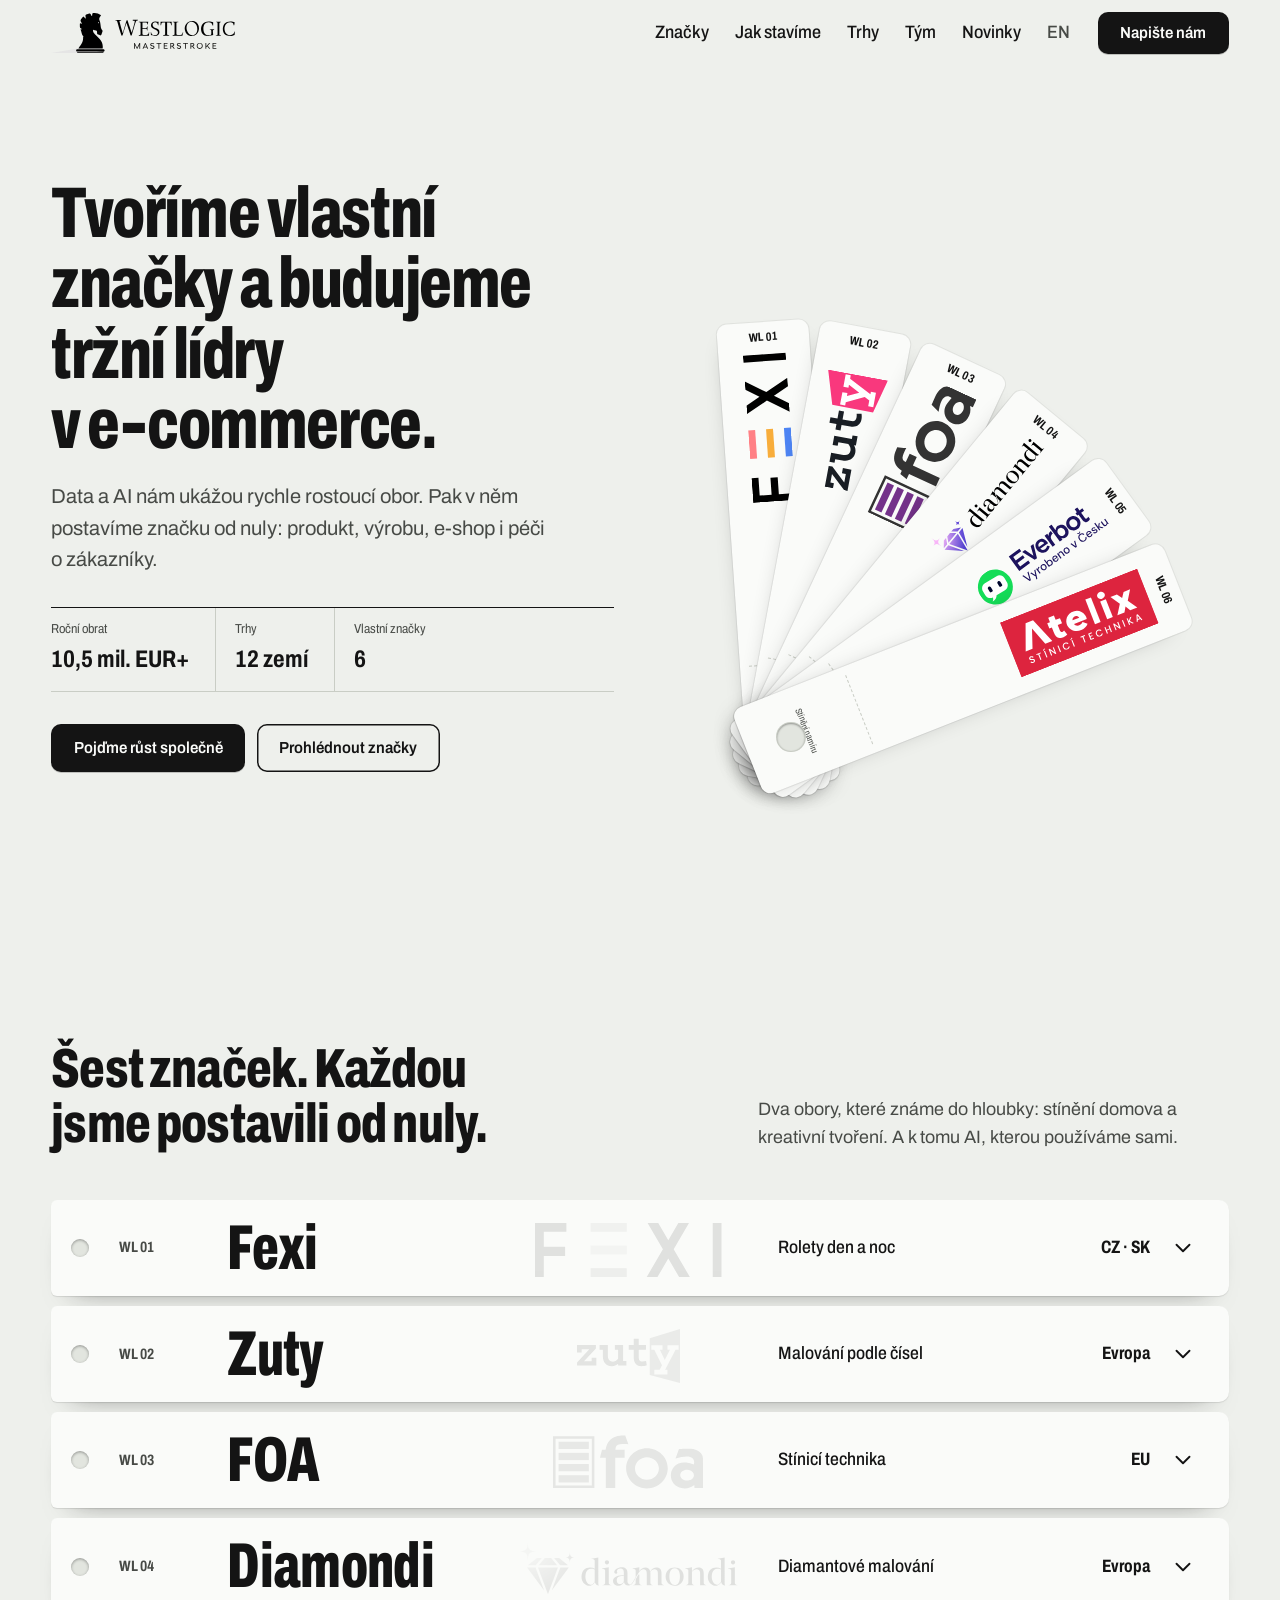
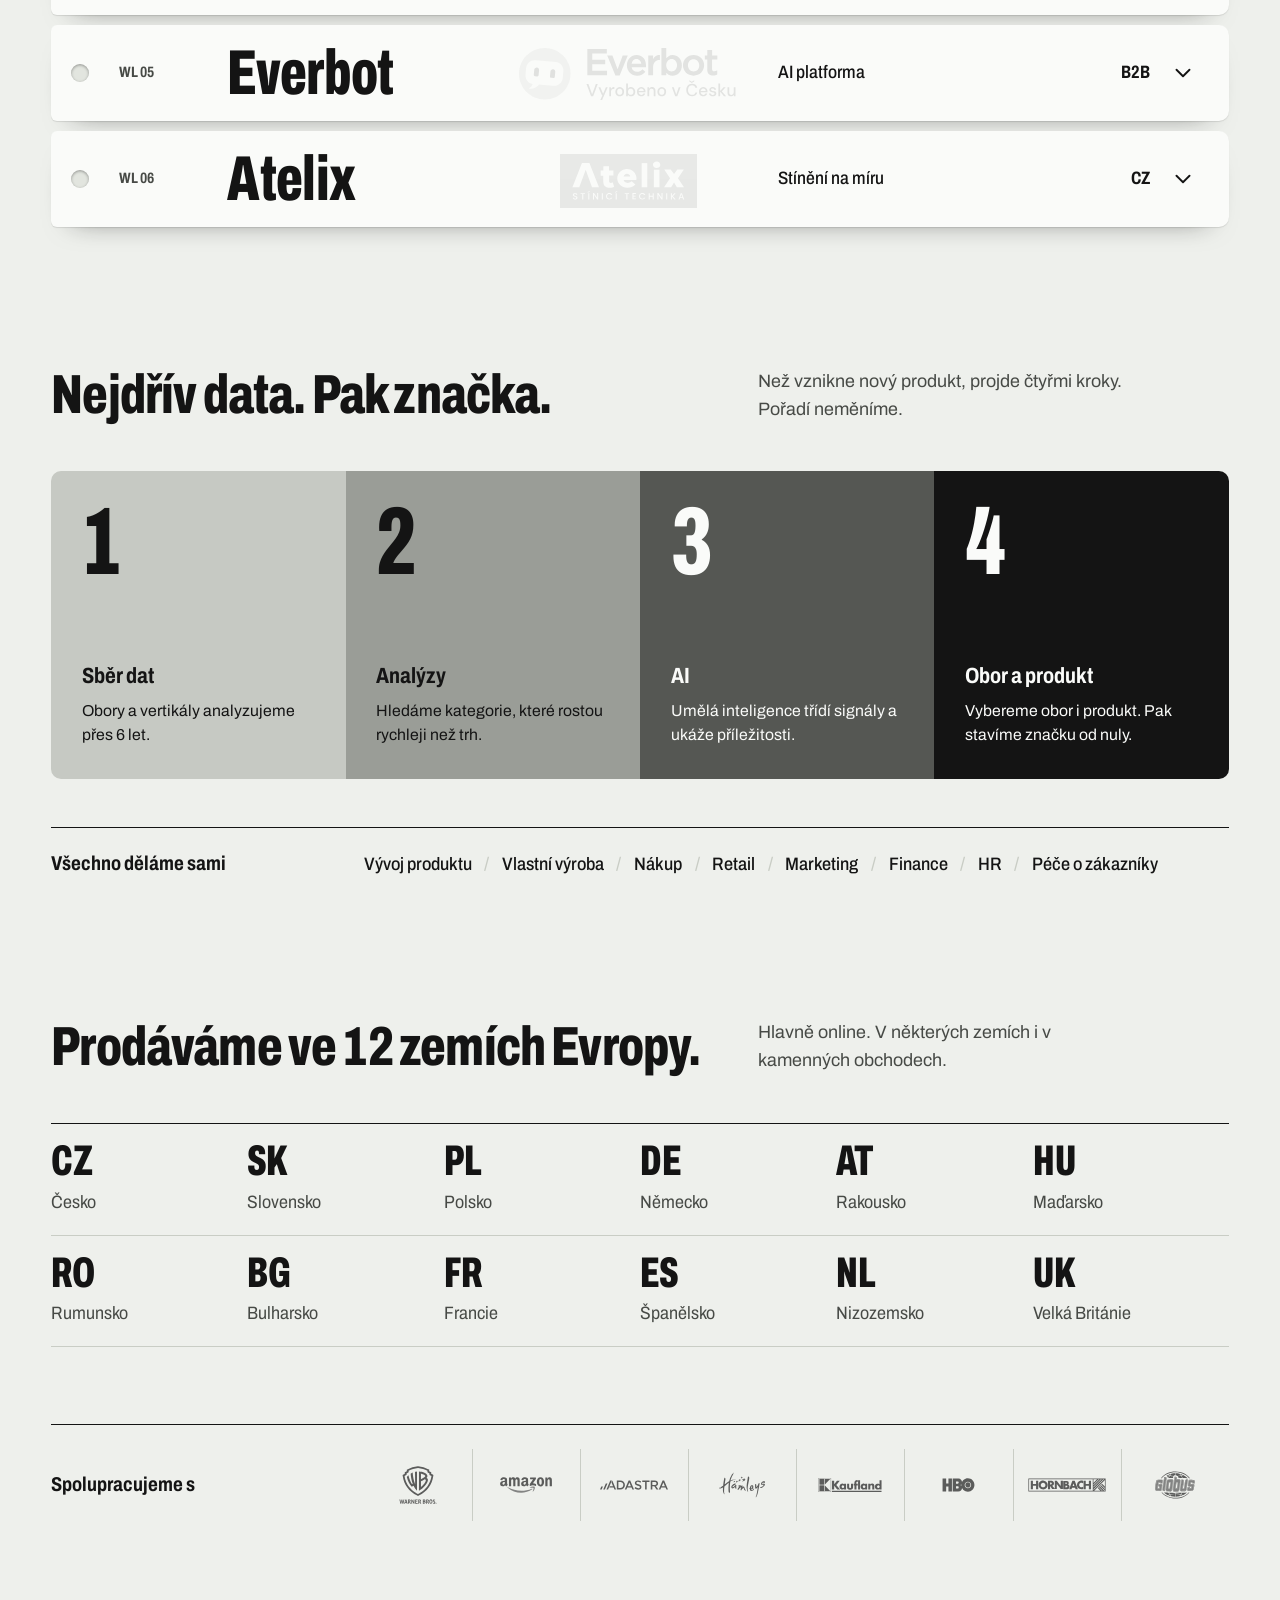
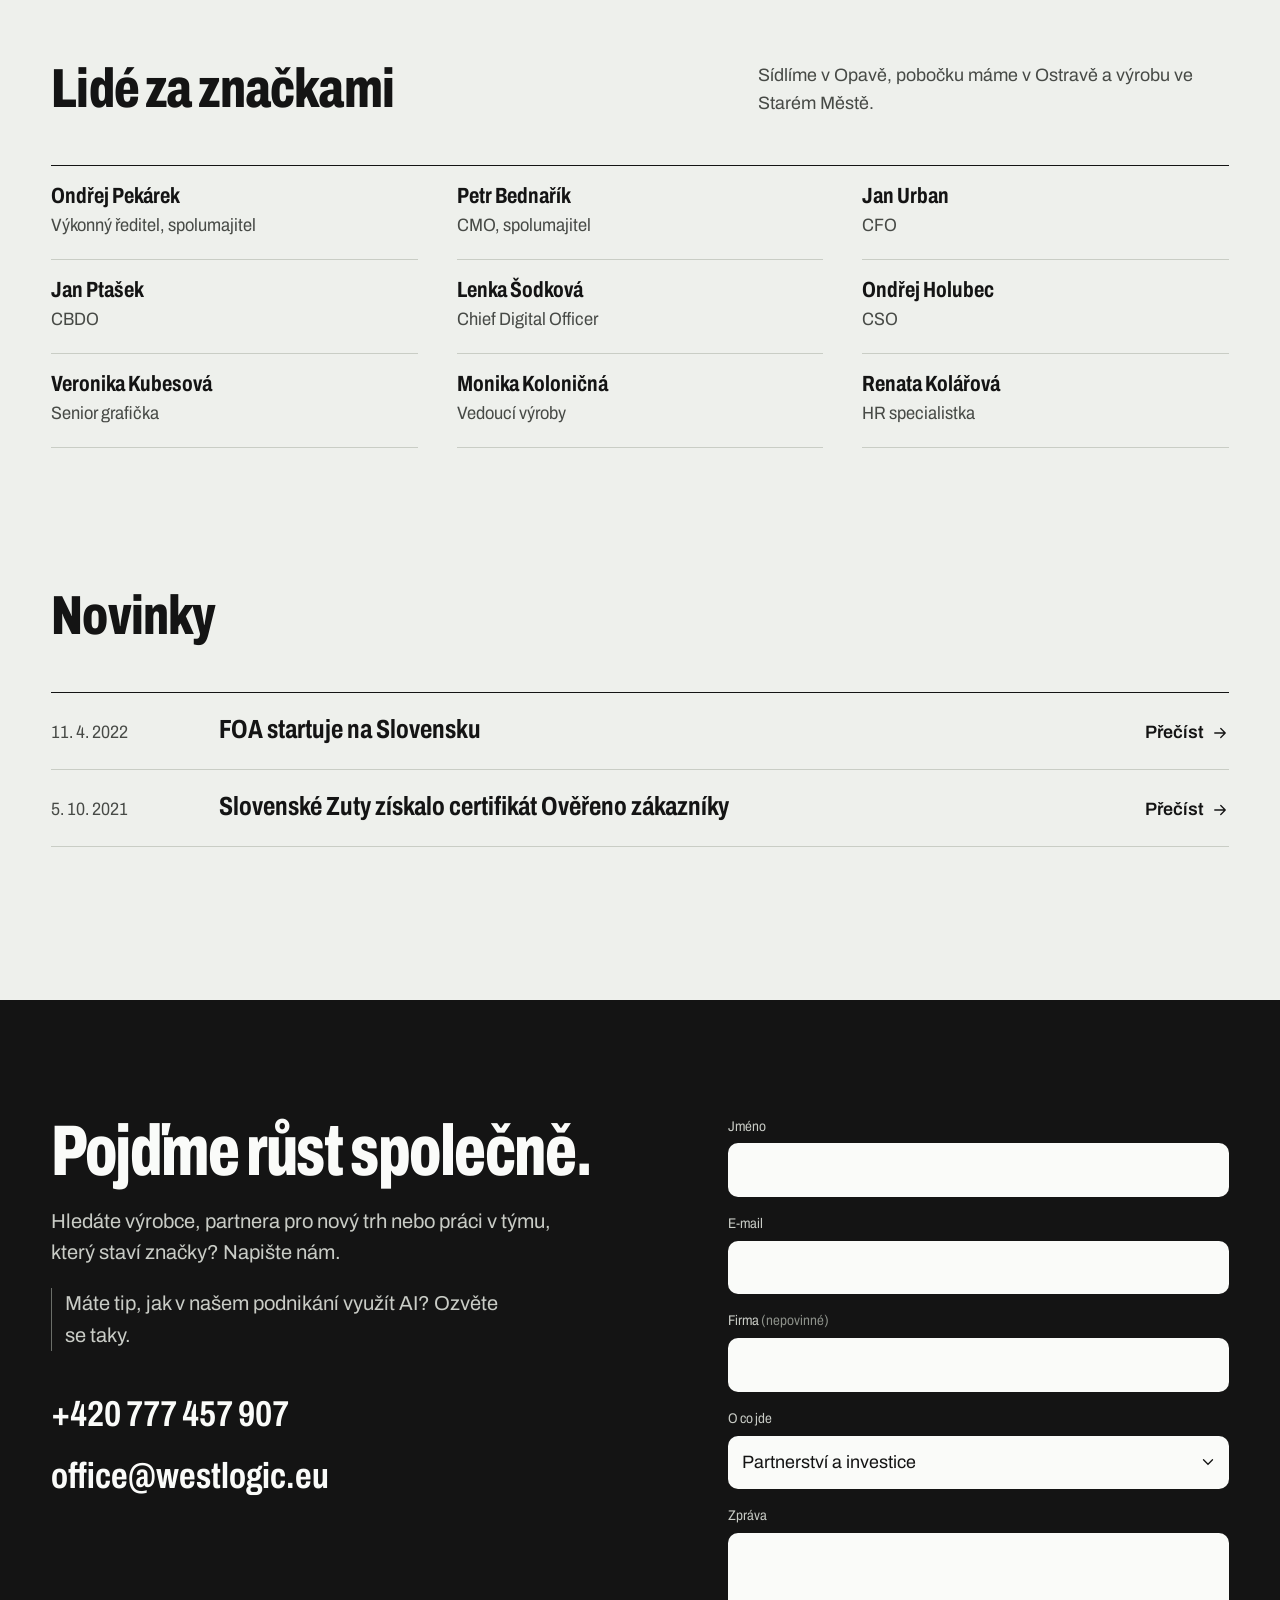
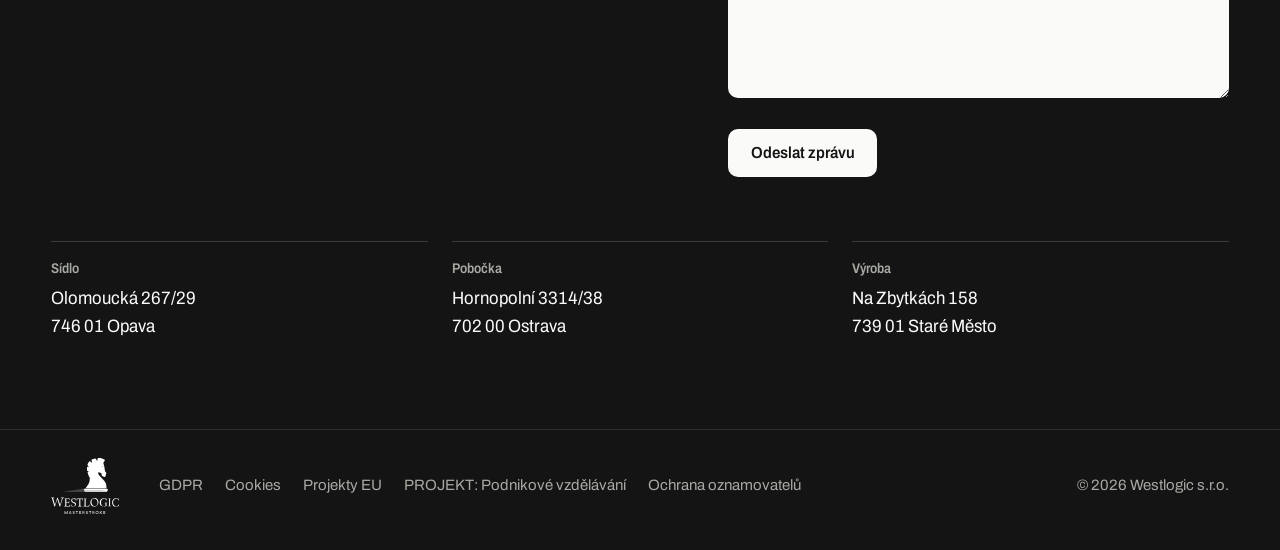
<file: index.html>
<!doctype html>
<html lang="cs">
<head>
<meta charset="utf-8">
<meta name="viewport" content="width=device-width, initial-scale=1">
<title>Westlogic – vlastní značky a lídři v e-commerce</title>
<meta name="description" content="Westlogic tvoří vlastní značky a buduje tržní lídry v e-commerce. Fexi, Zuty, FOA, Diamondi, Everbot a Atelix ve 12 zemích Evropy.">
<meta name="theme-color" content="#EEF0EC">
<meta name="robots" content="noindex, nofollow">
<link rel="icon" href="https://westlogic.eu/wp-content/uploads/2021/06/westlogic_favicon.png">
<link rel="preload" href="assets/fonts/archivo-latin.woff2" as="font" type="font/woff2" crossorigin>
<link rel="preload" href="assets/fonts/archivo-latin-ext.woff2" as="font" type="font/woff2" crossorigin>
<link rel="stylesheet" href="assets/css/style.css">
</head>
<body>
<a class="skip" href="#obsah">Přeskočit na obsah</a>

<header class="top" id="top">
  <div class="top__in">
    <a class="top__logo" href="#top" aria-label="Westlogic – úvod"><img src="assets/img/logo.svg" alt="Westlogic Masterstroke" width="186" height="40"></a>
    <nav class="top__nav" id="nav" aria-label="Hlavní menu">
      <a href="#znacky">Značky</a>
      <a href="#jak">Jak stavíme</a>
      <a href="#trhy">Trhy</a>
      <a href="#tym">Tým</a>
      <a href="#novinky">Novinky</a>
      <a class="top__navcontact" href="#kontakt">Kontakt</a>
      <a class="top__lang" href="https://westlogic.eu/en/" hreflang="en" lang="en">EN</a>
    </nav>
    <a class="btn btn--ink top__cta" href="#kontakt">Napište nám</a>
    <button class="top__burger" type="button" aria-expanded="false" aria-controls="nav" aria-label="Otevřít menu">
      <svg viewBox="0 0 24 24" width="24" height="24" aria-hidden="true"><path d="M3 7h18M3 12h18M3 17h18" fill="none" stroke="currentColor" stroke-width="1.75" stroke-linecap="round"/></svg>
    </button>
  </div>
</header>

<main id="obsah">

<!-- HERO -->
<section class="hero">
  <div class="hero__copy">
    <h1 class="hero__title">Tvoříme vlastní značky a&nbsp;budujeme tržní lídry v&nbsp;e&#8209;commerce.</h1>
    <p class="hero__lead">Data a AI nám ukážou rychle rostoucí obor. Pak v něm postavíme značku od nuly: produkt, výrobu, e-shop i péči o zákazníky.</p>
    <dl class="spec">
      <div><dt>Roční obrat</dt><dd>10,5&nbsp;mil.&nbsp;EUR+</dd></div>
      <div><dt>Trhy</dt><dd>12 zemí</dd></div>
      <div><dt>Vlastní značky</dt><dd>6</dd></div>
    </dl>
    <div class="hero__actions">
      <a class="btn btn--ink" href="#kontakt">Pojďme růst společně</a>
      <a class="btn btn--line" href="#znacky">Prohlédnout značky</a>
    </div>
  </div>

  <div class="deck" aria-label="Vzorník značek Westlogic" role="list">
    <a role="listitem" class="blade" href="#fexi" style="--i:1"><span class="blade__code">WL 01</span><span class="blade__logo"><img src="assets/img/brands/fexi-mark.svg" alt="Fexi"></span><span class="blade__cat">Rolety den a noc</span></a>
    <a role="listitem" class="blade" href="#zuty" style="--i:2"><span class="blade__code">WL 02</span><span class="blade__logo"><img src="assets/img/brands/zuty.svg" alt="Zuty"></span><span class="blade__cat">Malování podle čísel</span></a>
    <a role="listitem" class="blade" href="#foa" style="--i:3"><span class="blade__code">WL 03</span><span class="blade__logo"><img src="assets/img/brands/foa.svg" alt="FOA"></span><span class="blade__cat">Stínicí technika</span></a>
    <a role="listitem" class="blade" href="#diamondi" style="--i:4"><span class="blade__code">WL 04</span><span class="blade__logo"><img src="assets/img/brands/diamondi.svg" alt="Diamondi"></span><span class="blade__cat">Diamantové malování</span></a>
    <a role="listitem" class="blade" href="#everbot" style="--i:5"><span class="blade__code">WL 05</span><span class="blade__logo"><img src="assets/img/brands/everbot.svg" alt="Everbot"></span><span class="blade__cat">AI platforma</span></a>
    <a role="listitem" class="blade" href="#atelix" style="--i:6"><span class="blade__code">WL 06</span><span class="blade__logo"><img src="assets/img/brands/atelix.svg" alt="Atelix"></span><span class="blade__cat">Stínění na míru</span></a>
    <span class="deck__rivet" aria-hidden="true"></span>
  </div>
</section>

<!-- ZNAČKY -->
<section class="sec brands" id="znacky" aria-labelledby="znacky-h">
  <div class="sec__head">
    <h2 id="znacky-h">Šest značek. Každou jsme postavili od nuly.</h2>
    <p>Dva obory, které známe do hloubky: stínění domova a kreativní tvoření. A k tomu AI, kterou používáme sami.</p>
  </div>

  <ul class="strips">
    <li class="strip" id="fexi" style="--logo:url(../img/brands/fexi-mark.svg)">
      <button class="strip__bar" type="button" aria-expanded="false" aria-controls="fexi-d">
        <span class="strip__rivet" aria-hidden="true"></span>
        <span class="strip__code">WL 01</span>
        <span class="strip__name">Fexi</span>
        <span class="strip__cat">Rolety den a noc</span>
        <span class="strip__reach">CZ · SK</span>
        <svg class="strip__chev" viewBox="0 0 24 24" aria-hidden="true"><path d="M6 9l6 6 6-6" fill="none" stroke="currentColor" stroke-width="1.75" stroke-linecap="round" stroke-linejoin="round"/></svg>
      </button>
      <div class="strip__body" id="fexi-d" hidden>
        <p>Rolety den a noc, které spojují plné a průsvitné pruhy. V Česku a na Slovensku jsou jedničkou na trhu.</p>
        <a class="strip__link" href="https://www.fexi.cz/" target="_blank" rel="noopener">fexi.cz<svg viewBox="0 0 24 24" aria-hidden="true"><path d="M7 17L17 7M9 7h8v8" fill="none" stroke="currentColor" stroke-width="1.75" stroke-linecap="round" stroke-linejoin="round"/></svg></a>
      </div>
    </li>
    <li class="strip" id="zuty" style="--logo:url(../img/brands/zuty.svg)">
      <button class="strip__bar" type="button" aria-expanded="false" aria-controls="zuty-d">
        <span class="strip__rivet" aria-hidden="true"></span>
        <span class="strip__code">WL 02</span>
        <span class="strip__name">Zuty</span>
        <span class="strip__cat">Malování podle čísel</span>
        <span class="strip__reach">Evropa</span>
        <svg class="strip__chev" viewBox="0 0 24 24" aria-hidden="true"><path d="M6 9l6 6 6-6" fill="none" stroke="currentColor" stroke-width="1.75" stroke-linecap="round" stroke-linejoin="round"/></svg>
      </button>
      <div class="strip__body" id="zuty-d" hidden>
        <p>Největší evropský výrobce a prodejce malování podle čísel. Obrazy navrhujeme i vyrábíme sami.</p>
        <a class="strip__link" href="https://www.zuty.cz/" target="_blank" rel="noopener">zuty.cz<svg viewBox="0 0 24 24" aria-hidden="true"><path d="M7 17L17 7M9 7h8v8" fill="none" stroke="currentColor" stroke-width="1.75" stroke-linecap="round" stroke-linejoin="round"/></svg></a>
      </div>
    </li>
    <li class="strip" id="foa" style="--logo:url(../img/brands/foa.svg)">
      <button class="strip__bar" type="button" aria-expanded="false" aria-controls="foa-d">
        <span class="strip__rivet" aria-hidden="true"></span>
        <span class="strip__code">WL 03</span>
        <span class="strip__name">FOA</span>
        <span class="strip__cat">Stínicí technika</span>
        <span class="strip__reach">EU</span>
        <svg class="strip__chev" viewBox="0 0 24 24" aria-hidden="true"><path d="M6 9l6 6 6-6" fill="none" stroke="currentColor" stroke-width="1.75" stroke-linecap="round" stroke-linejoin="round"/></svg>
      </button>
      <div class="strip__body" id="foa-d" hidden>
        <p>Interiérové stínění: rolety, žaluzie a sítě proti hmyzu. Značka roste z Česka do dalších zemí EU.</p>
        <a class="strip__link" href="https://www.foa.cz/" target="_blank" rel="noopener">foa.cz<svg viewBox="0 0 24 24" aria-hidden="true"><path d="M7 17L17 7M9 7h8v8" fill="none" stroke="currentColor" stroke-width="1.75" stroke-linecap="round" stroke-linejoin="round"/></svg></a>
      </div>
    </li>
    <li class="strip" id="diamondi" style="--logo:url(../img/brands/diamondi.svg)">
      <button class="strip__bar" type="button" aria-expanded="false" aria-controls="diamondi-d">
        <span class="strip__rivet" aria-hidden="true"></span>
        <span class="strip__code">WL 04</span>
        <span class="strip__name">Diamondi</span>
        <span class="strip__cat">Diamantové malování</span>
        <span class="strip__reach">Evropa</span>
        <svg class="strip__chev" viewBox="0 0 24 24" aria-hidden="true"><path d="M6 9l6 6 6-6" fill="none" stroke="currentColor" stroke-width="1.75" stroke-linecap="round" stroke-linejoin="round"/></svg>
      </button>
      <div class="strip__body" id="diamondi-d" hidden>
        <p>Největší evropský výrobce a prodejce diamantového malování. Tisíce barevných kamínků, jeden obraz.</p>
        <a class="strip__link" href="https://www.diamondi.cz/" target="_blank" rel="noopener">diamondi.cz<svg viewBox="0 0 24 24" aria-hidden="true"><path d="M7 17L17 7M9 7h8v8" fill="none" stroke="currentColor" stroke-width="1.75" stroke-linecap="round" stroke-linejoin="round"/></svg></a>
      </div>
    </li>
    <li class="strip" id="everbot" style="--logo:url(../img/brands/everbot.svg)">
      <button class="strip__bar" type="button" aria-expanded="false" aria-controls="everbot-d">
        <span class="strip__rivet" aria-hidden="true"></span>
        <span class="strip__code">WL 05</span>
        <span class="strip__name">Everbot</span>
        <span class="strip__cat">AI platforma</span>
        <span class="strip__reach">B2B</span>
        <svg class="strip__chev" viewBox="0 0 24 24" aria-hidden="true"><path d="M6 9l6 6 6-6" fill="none" stroke="currentColor" stroke-width="1.75" stroke-linecap="round" stroke-linejoin="round"/></svg>
      </button>
      <div class="strip__body" id="everbot-d" hidden>
        <p>AI platforma pro firmy, které chtějí růst a nepřibírat lidi. Nejdřív jsme ji vyzkoušeli na vlastních značkách.</p>
        <a class="strip__link" href="https://everbot.ai/" target="_blank" rel="noopener">everbot.ai<svg viewBox="0 0 24 24" aria-hidden="true"><path d="M7 17L17 7M9 7h8v8" fill="none" stroke="currentColor" stroke-width="1.75" stroke-linecap="round" stroke-linejoin="round"/></svg></a>
      </div>
    </li>
    <li class="strip" id="atelix" style="--logo:url(../img/brands/atelix.svg)">
      <button class="strip__bar" type="button" aria-expanded="false" aria-controls="atelix-d">
        <span class="strip__rivet" aria-hidden="true"></span>
        <span class="strip__code">WL 06</span>
        <span class="strip__name">Atelix</span>
        <span class="strip__cat">Stínění na míru</span>
        <span class="strip__reach">CZ</span>
        <svg class="strip__chev" viewBox="0 0 24 24" aria-hidden="true"><path d="M6 9l6 6 6-6" fill="none" stroke="currentColor" stroke-width="1.75" stroke-linecap="round" stroke-linejoin="round"/></svg>
      </button>
      <div class="strip__body" id="atelix-d" hidden>
        <p>Česká výroba interiérových i exteriérových žaluzií a rolet. Každý kus na míru konkrétního okna.</p>
        <a class="strip__link" href="https://www.atelix.cz/" target="_blank" rel="noopener">atelix.cz<svg viewBox="0 0 24 24" aria-hidden="true"><path d="M7 17L17 7M9 7h8v8" fill="none" stroke="currentColor" stroke-width="1.75" stroke-linecap="round" stroke-linejoin="round"/></svg></a>
      </div>
    </li>
  </ul>
</section>

<!-- JAK STAVÍME -->
<section class="sec how" id="jak" aria-labelledby="jak-h">
  <div class="sec__head">
    <h2 id="jak-h">Nejdřív data. Pak značka.</h2>
    <p>Než vznikne nový produkt, projde čtyřmi kroky. Pořadí neměníme.</p>
  </div>
  <ol class="strip-test">
    <li class="st--light" style="--d:#C6C9C3"><span class="st__n">1</span><h3>Sběr dat</h3><p>Obory a vertikály analyzujeme přes 6 let.</p></li>
    <li class="st--light" style="--d:#9A9D97"><span class="st__n">2</span><h3>Analýzy</h3><p>Hledáme kategorie, které rostou rychleji než trh.</p></li>
    <li class="st--dark" style="--d:#555753"><span class="st__n">3</span><h3>AI</h3><p>Umělá inteligence třídí signály a ukáže příležitosti.</p></li>
    <li class="st--dark" style="--d:#141414"><span class="st__n">4</span><h3>Obor a produkt</h3><p>Vybereme obor i produkt. Pak stavíme značku od nuly.</p></li>
  </ol>
  <div class="inhouse">
    <h3>Všechno děláme sami</h3>
    <ul>
      <li>Vývoj produktu</li><li>Vlastní výroba</li><li>Nákup</li><li>Retail</li><li>Marketing</li><li>Finance</li><li>HR</li><li>Péče o zákazníky</li>
    </ul>
  </div>
</section>

<!-- TRHY -->
<section class="sec markets" id="trhy" aria-labelledby="trhy-h">
  <div class="sec__head">
    <h2 id="trhy-h">Prodáváme ve 12 zemích Evropy.</h2>
    <p>Hlavně online. V některých zemích i v kamenných obchodech.</p>
  </div>
  <ul class="chips">
    <li><b>CZ</b>Česko</li><li><b>SK</b>Slovensko</li><li><b>PL</b>Polsko</li><li><b>DE</b>Německo</li>
    <li><b>AT</b>Rakousko</li><li><b>HU</b>Maďarsko</li><li><b>RO</b>Rumunsko</li><li><b>BG</b>Bulharsko</li>
    <li><b>FR</b>Francie</li><li><b>ES</b>Španělsko</li><li><b>NL</b>Nizozemsko</li><li><b>UK</b>Velká Británie</li>
  </ul>
  <div class="partners">
    <h3>Spolupracujeme s</h3>
    <ul>
      <li><img src="assets/img/partner-1.svg" alt="Warner Bros." loading="lazy"></li>
      <li><img src="assets/img/partner-2.svg" alt="Amazon" loading="lazy"></li>
      <li><img src="assets/img/partner-3.svg" alt="Adastra" loading="lazy"></li>
      <li><img src="assets/img/partner-4.svg" alt="Hamleys" loading="lazy"></li>
      <li><img src="assets/img/partner-5.svg" alt="Kaufland" loading="lazy"></li>
      <li><img src="assets/img/partner-6.svg" alt="HBO" loading="lazy"></li>
      <li><img src="assets/img/partner-7.svg" alt="Hornbach" loading="lazy"></li>
      <li><img src="assets/img/partner-8.svg" alt="Globus" loading="lazy"></li>
    </ul>
  </div>
</section>

<!-- TÝM -->
<section class="sec team" id="tym" aria-labelledby="tym-h">
  <div class="sec__head">
    <h2 id="tym-h">Lidé za značkami</h2>
    <p>Sídlíme v Opavě, pobočku máme v Ostravě a výrobu ve Starém Městě.</p>
  </div>
  <ul class="people">
    <li><span class="people__n">Ondřej Pekárek</span><span class="people__r">Výkonný ředitel, spolumajitel</span></li>
    <li><span class="people__n">Petr Bednařík</span><span class="people__r">CMO, spolumajitel</span></li>
    <li><span class="people__n">Jan Urban</span><span class="people__r">CFO</span></li>
    <li><span class="people__n">Jan Ptašek</span><span class="people__r">CBDO</span></li>
    <li><span class="people__n">Lenka Šodková</span><span class="people__r">Chief Digital Officer</span></li>
    <li><span class="people__n">Ondřej Holubec</span><span class="people__r">CSO</span></li>
    <li><span class="people__n">Veronika Kubesová</span><span class="people__r">Senior grafička</span></li>
    <li><span class="people__n">Monika Koloničná</span><span class="people__r">Vedoucí výroby</span></li>
    <li><span class="people__n">Renata Kolářová</span><span class="people__r">HR specialistka</span></li>
  </ul>
</section>

<!-- NOVINKY -->
<section class="sec news" id="novinky" aria-labelledby="novinky-h">
  <div class="sec__head">
    <h2 id="novinky-h">Novinky</h2>
  </div>
  <ul class="news__list">
    <li>
      <time datetime="2022-04-11">11. 4. 2022</time>
      <h3>FOA startuje na Slovensku</h3>
      <a href="https://westlogic.eu/cs/novinky/">Přečíst<svg viewBox="0 0 24 24" aria-hidden="true"><path d="M5 12h14M13 6l6 6-6 6" fill="none" stroke="currentColor" stroke-width="1.75" stroke-linecap="round" stroke-linejoin="round"/></svg></a>
    </li>
    <li>
      <time datetime="2021-10-05">5. 10. 2021</time>
      <h3>Slovenské Zuty získalo certifikát Ověřeno zákazníky</h3>
      <a href="https://westlogic.eu/cs/novinky/">Přečíst<svg viewBox="0 0 24 24" aria-hidden="true"><path d="M5 12h14M13 6l6 6-6 6" fill="none" stroke="currentColor" stroke-width="1.75" stroke-linecap="round" stroke-linejoin="round"/></svg></a>
    </li>
  </ul>
</section>

<!-- KONTAKT -->
<section class="contact" id="kontakt" aria-labelledby="kontakt-h">
  <div class="contact__in">
    <div class="contact__copy">
      <h2 id="kontakt-h">Pojďme růst společně.</h2>
      <p>Hledáte výrobce, partnera pro nový trh nebo práci v týmu, který staví značky? Napište nám.</p>
      <p class="contact__ai">Máte tip, jak v našem podnikání využít AI? Ozvěte se taky.</p>
      <ul class="contact__direct">
        <li><a href="tel:+420777457907">+420 777 457 907</a></li>
        <li><a href="mailto:office@westlogic.eu">office@westlogic.eu</a></li>
      </ul>
    </div>

    <form class="form" id="form" novalidate>
      <div class="field">
        <label for="f-name">Jméno</label>
        <input id="f-name" name="name" type="text" autocomplete="name" required>
        <p class="field__err" id="f-name-e" hidden>Vyplňte prosím jméno.</p>
      </div>
      <div class="field">
        <label for="f-mail">E-mail</label>
        <input id="f-mail" name="email" type="email" autocomplete="email" required>
        <p class="field__err" id="f-mail-e" hidden>Zadejte e-mail ve tvaru jmeno@firma.cz.</p>
      </div>
      <div class="field">
        <label for="f-company">Firma <span class="field__opt">(nepovinné)</span></label>
        <input id="f-company" name="company" type="text" autocomplete="organization">
      </div>
      <div class="field">
        <label for="f-type">O co jde</label>
        <select id="f-type" name="type" required>
          <option value="partner">Partnerství a investice</option>
          <option value="obchod">Obchod a velkoodběr</option>
          <option value="dodavatel">Dodavatel a výroba</option>
          <option value="kariera">Kariéra</option>
          <option value="media">Média</option>
          <option value="ai">Tip na využití AI</option>
          <option value="jine">Jiné</option>
        </select>
      </div>
      <div class="field">
        <label for="f-msg">Zpráva</label>
        <textarea id="f-msg" name="message" rows="5" required></textarea>
        <p class="field__err" id="f-msg-e" hidden>Napište nám pár slov, o co jde.</p>
      </div>
      <button class="btn btn--paper" type="submit">Odeslat zprávu</button>
      <p class="form__ok" role="status" hidden></p>
    </form>
  </div>

  <ul class="places">
    <li><h3>Sídlo</h3><p>Olomoucká 267/29<br>746 01 Opava</p></li>
    <li><h3>Pobočka</h3><p>Hornopolní 3314/38<br>702 00 Ostrava</p></li>
    <li><h3>Výroba</h3><p>Na Zbytkách 158<br>739 01 Staré Město</p></li>
  </ul>
</section>

</main>

<footer class="foot">
  <div class="foot__in">
    <img src="assets/img/logo-footer.svg" alt="Westlogic" width="120" height="104" loading="lazy">
    <ul class="foot__links">
      <li><a href="https://westlogic.eu/cs/zasady-ochrany-osobnich-udaju/">GDPR</a></li>
      <li><a href="https://westlogic.eu/cs/cookies-2/">Cookies</a></li>
      <li><a href="https://westlogic.eu/cs/digitalni-podnik-i-vyzva/">Projekty EU</a></li>
      <li><a href="https://westlogic.eu/cs/projekt-podnikove-vzdelavani/">PROJEKT: Podnikové vzdělávání</a></li>
      <li><a href="https://westlogic.eu/cs/ochrana-oznamovatelu/">Ochrana oznamovatelů</a></li>
    </ul>
    <p class="foot__c">© <span id="y">2026</span> Westlogic s.r.o.</p>
  </div>
</footer>

<script src="assets/js/data.js" defer></script>
<script src="assets/js/inquiries.js" defer></script>
<script src="assets/js/main.js" defer></script>
</body>
</html>
</file>
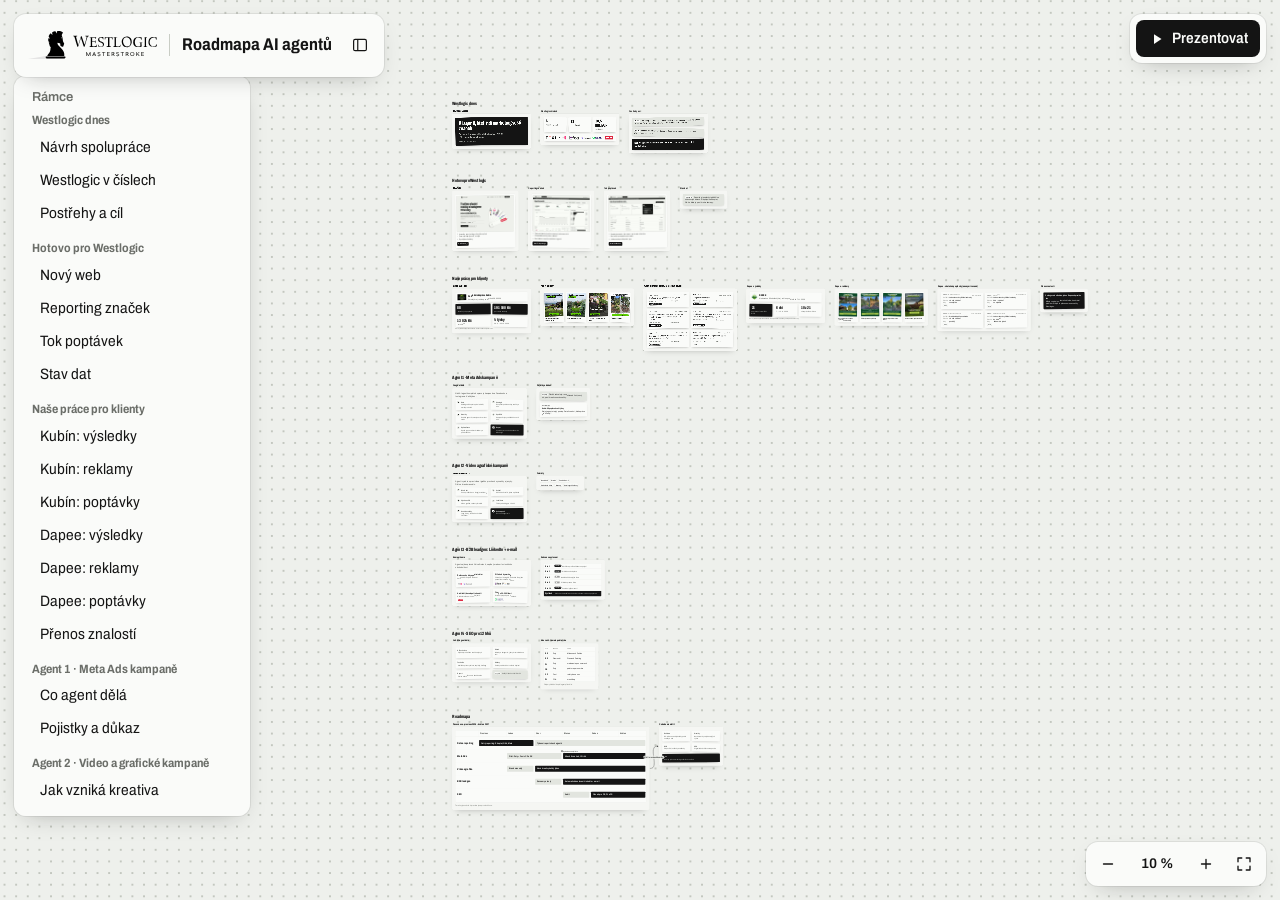
<file: board.html>
<!doctype html>
<html lang="cs">
<head>
<meta charset="utf-8">
<meta name="viewport" content="width=device-width, initial-scale=1, maximum-scale=1">
<title>Roadmapa AI agentů – Westlogic</title>
<meta name="robots" content="noindex, nofollow">
<link rel="icon" href="https://westlogic.eu/wp-content/uploads/2021/06/westlogic_favicon.png">
<link rel="preload" href="assets/fonts/archivo-latin.woff2" as="font" type="font/woff2" crossorigin>
<link rel="stylesheet" href="assets/css/board.css?v=4">
</head>
<body>

<!-- Board chrome -->
<header class="ui ui--top">
  <img class="ui__logo" src="assets/img/logo.svg" alt="Westlogic" width="132" height="28">
  <span class="ui__sep" aria-hidden="true"></span>
  <h1 class="ui__title">Roadmapa AI agentů</h1>
  <button class="ui__btn ui__btn--icon" type="button" id="panelToggle" aria-expanded="true" aria-controls="panel" title="Rámce">
    <svg viewBox="0 0 24 24" aria-hidden="true"><rect x="3.5" y="4.5" width="17" height="15" rx="2" fill="none" stroke="currentColor" stroke-width="1.6"/><path d="M9 4.5v15" stroke="currentColor" stroke-width="1.6"/></svg>
  </button>
</header>
<div class="ui ui--right">
  <button class="ui__btn ui__btn--ink" type="button" id="present">
    <svg viewBox="0 0 24 24" aria-hidden="true"><path d="M8 5.5v13l10-6.5z" fill="currentColor"/></svg>Prezentovat
  </button>
</div>

<nav class="panel" id="panel" aria-label="Rámce">
  <p class="panel__h">Rámce</p>
  <ol id="frameList"></ol>
  <p class="panel__hint">Táhni plochu myší. Kolečkem přibližuj.</p>
</nav>

<div class="zoom ui" role="group" aria-label="Přiblížení">
  <button type="button" id="zOut" aria-label="Oddálit"><svg viewBox="0 0 24 24" aria-hidden="true"><path d="M6 12h12" stroke="currentColor" stroke-width="1.8" stroke-linecap="round"/></svg></button>
  <button type="button" id="zPct" class="zoom__pct" title="Zobrazit vše">100 %</button>
  <button type="button" id="zIn" aria-label="Přiblížit"><svg viewBox="0 0 24 24" aria-hidden="true"><path d="M6 12h12M12 6v12" stroke="currentColor" stroke-width="1.8" stroke-linecap="round"/></svg></button>
  <button type="button" id="zFit" aria-label="Zobrazit vše"><svg viewBox="0 0 24 24" aria-hidden="true"><path d="M4 9V4h5M15 4h5v5M20 15v5h-5M9 20H4v-5" fill="none" stroke="currentColor" stroke-width="1.8" stroke-linecap="round" stroke-linejoin="round"/></svg></button>
</div>

<div class="pnav ui" id="pnav" hidden>
  <button type="button" id="pPrev" aria-label="Předchozí rámec"><svg viewBox="0 0 24 24" aria-hidden="true"><path d="M15 6l-6 6 6 6" fill="none" stroke="currentColor" stroke-width="1.8" stroke-linecap="round" stroke-linejoin="round"/></svg></button>
  <span id="pLabel"></span>
  <button type="button" id="pNext" aria-label="Další rámec"><svg viewBox="0 0 24 24" aria-hidden="true"><path d="M9 6l6 6-6 6" fill="none" stroke="currentColor" stroke-width="1.8" stroke-linecap="round" stroke-linejoin="round"/></svg></button>
  <button type="button" id="pExit" class="pnav__exit">Ukončit</button>
</div>

<!-- Canvas -->
<main class="vp" id="vp">
<div class="world" id="world">
<svg class="links" id="links" aria-hidden="true"></svg>

<!-- A. Westlogic dnes -->
<div class="lane" data-lane="Westlogic dnes">
  <section class="frame" id="a1" data-title="Návrh spolupráce" style="width:760px">
    <h2 class="frame__label">Návrh spolupráce</h2>
    <div class="cover note note--ink" style="--r:-.6deg">
      <p class="cover__t">AI agenti, kteří řídí marketing šesti značek</p>
      <p class="cover__s">Reklama, kreativy, B2B obchod a SEO. Agenti dělají práci, lidé rozhodují.</p>
      <p class="cover__k">Westlogic · listopad 2026</p>
    </div>
  </section>
  <section class="frame" id="a2" data-title="Westlogic v číslech" style="width:760px">
    <h2 class="frame__label">Westlogic v číslech</h2>
    <div class="facts">
      <div class="note" style="--r:1deg"><b class="big">6</b>vlastních značek</div>
      <div class="note" style="--r:-1.2deg"><b class="big">12</b>trhů v Evropě</div>
      <div class="note" style="--r:.8deg"><b class="big">10,5 mil.&nbsp;EUR</b>roční obrat</div>
    </div>
    <div class="logos note note--plain">
      <img src="assets/img/brands/fexi-mark.svg" alt="Fexi"><img src="assets/img/brands/zuty.svg" alt="Zuty"><img src="assets/img/brands/foa.svg" alt="FOA">
      <img src="assets/img/brands/diamondi.svg" alt="Diamondi"><img src="assets/img/brands/everbot.svg" alt="Everbot"><img src="assets/img/brands/atelix.svg" alt="Atelix">
    </div>
  </section>
  <section class="frame" id="a3" data-title="Postřehy a cíl" style="width:760px">
    <h2 class="frame__label">Postřehy a cíl</h2>
    <div class="note note--grey" style="--r:-1deg"><span class="tag">Postřeh</span>Dva obory, dvě sezóny. Tvoření prodává hlavně na podzim a v zimě, stínění na jaře a v létě. Rozpočet na reklamu se má přelévat mezi značkami.</div>
    <div class="note note--grey" style="--r:1deg"><span class="tag">Postřeh</span>Everbot slibuje firmám růst s menším týmem. Stejný princip nabízíme Westlogicu v marketingu.</div>
    <div class="note note--goal" style="--r:-.4deg"><span class="tag tag--inv">Cíl</span>Víc tržeb na každou značku a trh. Bez nabírání dalších lidí do marketingu.</div>
  </section>
</div>

<!-- B. Hotovo pro Westlogic -->
<div class="lane" data-lane="Hotovo pro Westlogic">
  <section class="frame" id="b1" data-title="Nový web" style="width:640px">
    <h2 class="frame__label">Nový web</h2>
    <article class="shot note note--plain" style="--r:-.6deg">
      <a href="index.html" target="_blank" rel="noopener"><img src="assets/board/web.jpg" alt="Náhled nového webu Westlogic"></a>
      <ul><li>Vzorník s pravými logy všech 6 značek</li><li>Formulář sám pozná, o co jde</li><li>Rychlý, bez šablony</li></ul>
      <a class="open" href="index.html" target="_blank" rel="noopener">Otevřít web ↗</a>
    </article>
  </section>
  <section class="frame" id="b2" data-title="Reporting značek" style="width:640px">
    <h2 class="frame__label">Reporting značek</h2>
    <article class="shot note note--plain" style="--r:.5deg">
      <a href="dashboard.html" target="_blank" rel="noopener"><img src="assets/board/dash.jpg" alt="Náhled reportingu značek"></a>
      <ul><li>Tržby, objednávky a konverze na jednom místě</li><li>Filtr podle značky, trhu a období</li><li>Sem budou reportovat všichni agenti</li></ul>
      <a class="open" href="dashboard.html" target="_blank" rel="noopener">Otevřít reporting ↗</a>
    </article>
  </section>
  <section class="frame" id="b3" data-title="Tok poptávek" style="width:640px">
    <h2 class="frame__label">Tok poptávek</h2>
    <article class="shot note note--plain" style="--r:-.4deg" id="shot-inq">
      <a href="poptavky.html" target="_blank" rel="noopener"><img src="assets/board/inq.jpg" alt="Náhled toku poptávek"></a>
      <ul><li>Poptávka z webu jde rovnou správnému člověku</li><li>E-mail, Slack a inbox se stavem</li><li>Lhůta na odpověď podle typu</li></ul>
      <a class="open" href="poptavky.html" target="_blank" rel="noopener">Otevřít ukázku ↗</a>
    </article>
  </section>
  <section class="frame" id="b4" data-title="Stav dat" style="width:460px">
    <h2 class="frame__label">Stav dat</h2>
    <div class="note note--grey" style="--r:.4deg"><span class="tag">Poznámka</span>Reporting i poptávky teď běží na ukázkových datech. Napojení na Shoptet, GA4 a Meta je první krok roadmapy.</div>
  </section>
</div>

<!-- C. Naše práce pro klienty -->
<div class="lane" data-lane="Naše práce pro klienty">
  <section class="frame" id="c1" data-title="Kubín: výsledky" style="width:760px">
    <h2 class="frame__label">Kubín · výsledky</h2>
    <div class="case__head note note--plain" style="--r:-.4deg">
      <img src="assets/board/clients/kubin-logo.jpg" alt="Zahradnické práce Kubín">
      <div><b>Zahradnické práce Kubín</b>Ústecký kraj · reklamy na Metě od 28. 9. 2026</div>
    </div>
    <div class="stats stats--2">
      <div class="note note--ink" style="--r:-.8deg"><b class="big big--inv">88</b>skutečných poptávek</div>
      <div class="note note--ink" style="--r:.6deg"><b class="big big--inv">191&nbsp;500&nbsp;Kč</b>potvrzené zakázky</div>
      <div class="note" style="--r:-.5deg"><b class="big">13&nbsp;024&nbsp;Kč</b>za reklamu</div>
      <div class="note" style="--r:.9deg"><b class="big">4 týdny</b>28. 9. – 25. 10. 2026</div>
    </div>
    <p class="src">Zdroj: tabulka poptávek klienta. Počet zakázek ještě roste.</p>
  </section>
  <section class="frame" id="c2" data-title="Kubín: reklamy" style="width:900px">
    <h2 class="frame__label">Kubín · reklamy</h2>
    <div class="ads">
      <figure class="note note--plain" style="--r:-1deg"><img src="assets/board/clients/kubin-teplice.jpg" alt="Reklama: Hledáte zahradníka v Teplicích?"><figcaption>Vítěz: město v nadpisu + skutečná fotka</figcaption></figure>
      <figure class="note note--plain" style="--r:.7deg"><img src="assets/board/clients/kubin-decin.jpg" alt="Reklama: Hledáte zahradníka v Děčíně?"><figcaption>Stejný vzorec pro Děčín</figcaption></figure>
      <figure class="note note--plain" style="--r:-.5deg"><img src="assets/board/clients/kubin-if-cena.jpg" alt="Reklama: Chcete vědět, kolik bude úprava zahrady stát?"><figcaption>Formulář v Metě: otázka na cenu</figcaption></figure>
      <figure class="note note--plain" style="--r:1deg"><img src="assets/board/clients/kubin-if-promena.jpg" alt="Reklama: proměna zahrady před a po"><figcaption>Proměna před a po</figcaption></figure>
    </div>
  </section>
  <section class="frame" id="c3" data-title="Kubín: poptávky" style="width:900px">
    <h2 class="frame__label">Kubín · skutečné poptávky (anonymizované)</h2>
    <div class="leads">
      <article class="lead note" style="--r:-.6deg">
        <p class="lead__meta"><span>9. 10.</span><span>Teplice</span><span class="lead__src">Web · reklama Teplice</span></p>
        <p class="lead__msg">„Prořez stromů, jednorázový velký úklid.“</p>
        <p class="lead__who">Jméno skryto · +420 7•• ••• ••• · •••••@volny.cz</p>
        <span class="pill pill--won">Zakázka 35 000 Kč</span>
      </article>
      <article class="lead note" style="--r:.5deg">
        <p class="lead__meta"><span>30. 9.</span><span>Děčín</span><span class="lead__src">Web · reklama Děčín</span></p>
        <p class="lead__msg">„S úpravou zahrady.“</p>
        <p class="lead__who">Jméno skryto · +420 6•• ••• ••• · •••••@seznam.cz</p>
        <span class="pill pill--won">Zakázka 20 000 Kč</span>
      </article>
      <article class="lead note" style="--r:-.4deg">
        <p class="lead__meta"><span>4. 10.</span><span>Děčín</span><span class="lead__src">Web · reklama Děčín</span></p>
        <p class="lead__msg">„Příprava zahrady na zimu, ostříhat ovocné stromky 2 kusy, posekat trávu cca 40 cm vysokou…“</p>
        <p class="lead__who">Jméno skryto · +420 7•• ••• ••• · •••••@seznam.cz</p>
        <span class="pill pill--won">Zakázka 10 000 Kč</span>
      </article>
      <article class="lead note" style="--r:.8deg">
        <p class="lead__meta"><span>5. 10.</span><span>Děčín</span><span class="lead__src">Web · reklama Děčín</span></p>
        <p class="lead__msg">„Ostříhání 3 m vysokého a 15 m dlouhého plotu u thují, prosím o přibližnou cenu.“</p>
        <p class="lead__who">Jméno skryto · +420 7•• ••• ••• · •••••@seznam.cz</p>
        <span class="pill pill--won">Zakázka 8 000 Kč</span>
      </article>
      <article class="lead note" style="--r:-.7deg">
        <p class="lead__meta"><span>20. 10.</span><span>Tisá</span><span class="lead__src">Web · reklama Ústí</span></p>
        <p class="lead__msg">„Zahrada cca 1000 m² zanedbaná, plán co s tím dál, aby vypadala dobře.“</p>
        <p class="lead__who">Jméno skryto · +420 6•• ••• ••• · •••••@seznam.cz</p>
        <span class="pill">Nabídka odeslána</span>
      </article>
      <article class="lead note" style="--r:.4deg">
        <p class="lead__meta"><span>22. 10.</span><span>Dubí</span><span class="lead__src">Web · reklama Teplice</span></p>
        <p class="lead__msg">„V březnu příštího roku zajistit jarní úpravu stromů, keřů, živého plotu.“</p>
        <p class="lead__who">Jméno skryto · +420 7•• ••• ••• · •••••@seznam.cz</p>
        <span class="pill pill--new">Nová</span>
      </article>
    </div>
  </section>
  <section class="frame" id="c4" data-title="Dapee: výsledky" style="width:760px">
    <h2 class="frame__label">Dapee · výsledky</h2>
    <div class="case__head note note--plain" style="--r:.4deg">
      <img src="assets/board/clients/dapee-logo.png" alt="DAPEE">
      <div><b>DAPEE</b>Kladensko a Středočeský kraj · reklamy na Metě od 7. 11. 2026</div>
    </div>
    <div class="stats stats--3">
      <div class="note note--ink" style="--r:.7deg"><b class="big big--inv">21</b>poptávek z formulářů v Metě</div>
      <div class="note" style="--r:-.6deg"><b class="big">6 dní</b>7. – 13. 11. 2026</div>
      <div class="note" style="--r:.5deg"><b class="big">10 z 21</b>chce práci do měsíce</div>
    </div>
    <p class="src">Zdroj: tabulka poptávek klienta. Kampaň běží, zakázky se teprve domlouvají.</p>
  </section>
  <section class="frame" id="c5" data-title="Dapee: reklamy" style="width:900px">
    <h2 class="frame__label">Dapee · reklamy</h2>
    <div class="ads">
      <figure class="note note--plain" style="--r:.8deg"><img src="assets/board/clients/dapee-kaceni.jpg" alt="Reklama: Kácení stromů na Kladně a okolí"><figcaption>Kácení: město v nadpisu (převzato od Kubína)</figcaption></figure>
      <figure class="note note--plain" style="--r:-.6deg"><img src="assets/board/clients/dapee-cisteni.jpg" alt="Reklama: Potřebujete vyčistit pozemek ve Středočeském kraji?"><figcaption>Čištění pozemku před a po</figcaption></figure>
      <figure class="note note--plain" style="--r:1deg"><img src="assets/board/clients/dapee-zarostla.jpg" alt="Reklama: Zarostlá zahrada ve Slaném?"><figcaption>Konkrétní problém + úzká oblast</figcaption></figure>
      <figure class="note note--plain" style="--r:-.9deg"><img src="assets/board/clients/dapee-uklid.jpg" alt="Reklama: Potřebujete uklidit zahradu ve Středočeském kraji?"><figcaption>Sezónní téma: podzimní úklid</figcaption></figure>
    </div>
  </section>
  <section class="frame" id="c6" data-title="Dapee: poptávky" style="width:900px">
    <h2 class="frame__label">Dapee · skutečné poptávky (anonymizované)</h2>
    <div class="leads">
      <article class="lead note" style="--r:.6deg">
        <p class="lead__meta"><span>13. 11.</span><span>Mladoboleslavsko</span><span class="lead__src">Formulář v Metě</span></p>
        <dl class="lead__qa"><dt>Co řešit</dt><dd>Jednorázové vyčištění zahrady</dd><dt>Plocha</dt><dd>víc než 1 000 m²</dd><dt>Kdy</dt><dd>co nejdříve</dd></dl>
        <span class="pill pill--new">Nová</span>
      </article>
      <article class="lead note" style="--r:-.5deg">
        <p class="lead__meta"><span>12. 11.</span><span>Okolí Prahy</span><span class="lead__src">Formulář v Metě</span></p>
        <dl class="lead__qa"><dt>Co řešit</dt><dd>Jednorázové vyčištění zahrady</dd><dt>Plocha</dt><dd>500 – 1 000 m²</dd><dt>Kdy</dt><dd>co nejdříve</dd></dl>
        <span class="pill pill--new">Nová</span>
      </article>
      <article class="lead note" style="--r:.4deg">
        <p class="lead__meta"><span>11. 11.</span><span>Kladensko a Slánsko</span><span class="lead__src">Formulář v Metě</span></p>
        <dl class="lead__qa"><dt>Co řešit</dt><dd>Pravidelná péče o zahradu</dd><dt>Plocha</dt><dd>víc než 1 000 m²</dd><dt>Kdy</dt><dd>později</dd></dl>
        <span class="pill pill--new">Nová</span>
      </article>
      <article class="lead note" style="--r:-.6deg">
        <p class="lead__meta"><span>10. 11.</span><span>Kladensko a Slánsko</span><span class="lead__src">Formulář v Metě</span></p>
        <dl class="lead__qa"><dt>Co řešit</dt><dd>Jednorázové vyčištění zahrady</dd><dt>Plocha</dt><dd>do 200 m²</dd><dt>Kdy</dt><dd>během 2–4 týdnů</dd></dl>
        <span class="pill pill--new">Nová</span>
      </article>
    </div>
  </section>
  <section class="frame" id="c7" data-title="Přenos znalostí" style="width:460px">
    <h2 class="frame__label">Přenos znalostí</h2>
    <div class="note note--ink" style="--r:-.6deg" id="learn"><b>Co fungovalo u Kubína, jede u Dapee od prvního dne</b>Město v nadpisu, skutečná fotka, konkrétní problém. Stejně to přeneseme na značky Westlogicu.</div>
  </section>
</div>

<!-- D. Agent 1: Meta Ads -->
<div class="lane" data-lane="Agent 1 · Meta Ads kampaně">
  <section class="frame" id="d1" data-title="Co agent dělá" style="width:720px">
    <h2 class="frame__label">Co agent dělá</h2>
    <p class="frame__lead">Náš AI agent kompletně spravuje kampaně na Facebooku a Instagramu. Každý den.</p>
    <ol class="steps">
      <li class="note" style="--r:-.6deg"><b>Data</b>Katalog ze Shoptetu, pixel a CAPI, marže produktů</li>
      <li class="note" style="--r:.6deg"><b>Strategie</b>Rozpočet podle sezóny, značky a trhu</li>
      <li class="note" style="--r:-.4deg" id="meta-creative"><b>Kreativy</b>Dodává agent 2, testuje se víc variant naráz</li>
      <li class="note" style="--r:.8deg"><b>Spuštění</b>Kampaně v jazyce každého ze 12 trhů</li>
      <li class="note" style="--r:-.7deg"><b>Optimalizace</b>Denně vypne ztrátové reklamy a přidá vítězům</li>
      <li class="note note--ink" style="--r:.4deg" id="meta-report"><b>Report</b>Výsledky rovnou do dashboardu Westlogic</li>
    </ol>
  </section>
  <section class="frame" id="d5" data-title="Pojistky a důkaz" style="width:520px">
    <h2 class="frame__label">Pojistky a důkaz</h2>
    <div class="note note--grey" style="--r:.6deg"><span class="tag">Pojistky</span>Člověk schvaluje: rozpočet nad limit, nový trh, první kreativu nové značky.</div>
    <div class="note" style="--r:-.6deg" id="meta-proof"><span class="tag">Už to umíme</span><b>Kubín: 88 poptávek za 4 týdny</b>Stejný agent, stejný postup. Detail v sekci „Naše práce pro klienty“.</div>
  </section>
</div>

<!-- E. Agent 2: Video a grafika -->
<div class="lane" data-lane="Agent 2 · Video a grafické kampaně">
  <section class="frame" id="e1" data-title="Jak vzniká kreativa" style="width:720px">
    <h2 class="frame__label">Jak vzniká kreativa</h2>
    <p class="frame__lead">Agenti vyrobí a upraví videa i grafiku pro všechny značky a jazyky. Drží se brand manuálu.</p>
    <ol class="steps">
      <li class="note" style="--r:.7deg"><b>Brief z dat</b>Co se prodává a co funguje v reklamě</li>
      <li class="note" style="--r:-.8deg"><b>Scénář</b>Háček do 3 vteřin, jedna myšlenka</li>
      <li class="note" style="--r:.5deg"><b>Výroba a střih</b>Video, grafika, varianty formátů</li>
      <li class="note" style="--r:-1deg"><b>Lokalizace</b>Titulky a dabing pro 12 trhů</li>
      <li class="note" style="--r:.8deg"><b>Kontrola značky</b>Logo, barvy, tón. Pak schválení člověkem</li>
      <li class="note note--ink" style="--r:-.4deg" id="vid-out"><b>Do kampaně</b>Rovnou k agentovi 1</li>
    </ol>
  </section>
  <section class="frame" id="e2" data-title="Formáty" style="width:460px">
    <h2 class="frame__label">Formáty</h2>
    <div class="chips"><span>Reels 9:16</span><span>Stories</span><span>Feed 4:5 a 1:1</span><span>Produktová videa</span><span>Bannery</span><span>Katalogové šablony</span></div>
  </section>
</div>

<!-- F. Agent 3: B2B lead gen -->
<div class="lane" data-lane="Agent 3 · B2B lead gen: LinkedIn + e-mail">
  <section class="frame" id="f1" data-title="Komu píšeme" style="width:760px">
    <h2 class="frame__label">Komu píšeme</h2>
    <p class="frame__lead">Agent najde správné lidi ve firmách, napíše jim a domluví schůzku obchodníkovi.</p>
    <div class="segs">
      <div class="note seg" style="--r:-.8deg"><b>Řetězce s hobby a papírnictvím</b>Velkoodběr Zuty a Diamondi.<span class="seg__logos"><img src="assets/img/brands/zuty.svg" alt="Zuty"><img src="assets/img/brands/diamondi.svg" alt="Diamondi"></span></div>
      <div class="note seg" style="--r:.7deg"><b>DIY a hobby markety</b>FOA a Fexi do regálů. Podobné firmy jako partneři Hornbach a Globus.<span class="seg__logos"><img src="assets/img/brands/foa.svg" alt="FOA"><img src="assets/img/brands/fexi-mark.svg" alt="Fexi"></span></div>
      <div class="note seg" style="--r:-.5deg"><b>Architekti, developeři, okenáři</b>Stínění Atelix na míru do projektů.<span class="seg__logos"><img src="assets/img/brands/atelix.svg" alt="Atelix"></span></div>
      <div class="note seg" style="--r:.9deg"><b>Firmy s 20–200 lidmi</b>Everbot pro podporu a obchod.<span class="seg__logos"><img src="assets/img/brands/everbot.svg" alt="Everbot"></span></div>
    </div>
  </section>
  <section class="frame" id="f2" data-title="Sekvence oslovení" style="width:620px">
    <h2 class="frame__label">Sekvence oslovení</h2>
    <ol class="seq seq--v">
      <li><span class="seq__d">Den 1</span><span class="seq__c in">LinkedIn</span>Návštěva profilu a žádost o spojení</li>
      <li><span class="seq__d">Den 3</span><span class="seq__c in">LinkedIn</span>Krátká osobní zpráva</li>
      <li><span class="seq__d">Den 5</span><span class="seq__c em">E-mail</span>Nabídka šitá na jejich firmu</li>
      <li><span class="seq__d">Den 9</span><span class="seq__c em">E-mail</span>Příklad z praxe a čísla</li>
      <li><span class="seq__d">Den 14</span><span class="seq__c in">LinkedIn</span>Poslední připomenutí</li>
      <li class="seq__end" id="b2b-meet"><span class="seq__d">Výsledek</span>Schůzka v kalendáři obchodníka + záznam v inboxu poptávek</li>
    </ol>
  </section>
</div>

<!-- G. Agent 4: SEO -->
<div class="lane" data-lane="Agent 4 · SEO pro 12 trhů">
  <section class="frame" id="g1" data-title="Co SEO agent dělá" style="width:760px">
    <h2 class="frame__label">Co SEO agent dělá</h2>
    <div class="grid2">
      <div class="note" style="--r:-.8deg"><b>Klíčová slova</b>Výzkum pro každou značku a jazyk</div>
      <div class="note" style="--r:.7deg"><b>Obsah</b>Návody a kategorie: „jak vybrat roletu den a noc“</div>
      <div class="note" style="--r:-.6deg"><b>Technika</b>Audit Shoptetu: rychlost, duplicity, hreflang</div>
      <div class="note" style="--r:1deg"><b>Odkazy</b>Zmínky na blozích o tvoření a bydlení</div>
      <div class="note" style="--r:-.9deg"><b>Report</b>Pozice a návštěvnost v dashboardu</div>
      <div class="note note--grey" style="--r:.5deg"><span class="tag">Pojistka</span>Každý článek schválí člověk</div>
    </div>
  </section>
  <section class="frame" id="g2" data-title="Témata podle trhu" style="width:560px">
    <h2 class="frame__label">Kde začít · témata podle trhu</h2>
    <table class="kw">
      <thead><tr><th>Trh</th><th>Značka</th><th>Téma</th></tr></thead>
      <tbody>
        <tr><td>DE</td><td>Zuty</td><td>Malen nach Zahlen</td></tr>
        <tr><td>DE</td><td>Diamondi</td><td>Diamond Painting</td></tr>
        <tr><td>PL</td><td>Zuty</td><td>malowanie po numerach</td></tr>
        <tr><td>FR</td><td>Zuty</td><td>peinture par numéro</td></tr>
        <tr><td>CZ</td><td>Fexi</td><td>rolety den a noc</td></tr>
        <tr><td>PL</td><td>FOA</td><td>moskitiery</td></tr>
      </tbody>
    </table>
    <p class="frame__foot">Objemy hledání doplní agent při auditu.</p>
  </section>
</div>

<!-- H. Roadmapa -->
<div class="lane" data-lane="Roadmapa">
  <section class="frame" id="h1" data-title="Časová osa" style="width:1900px">
    <h2 class="frame__label">Časová osa · prosinec 2026 – květen 2027</h2>
    <div class="tl">
      <div class="tl__head"><span></span><span>Prosinec</span><span>Leden</span><span>Únor</span><span>Březen</span><span>Duben</span><span>Květen</span></div>
      <div class="tl__lane"><span class="tl__name">Data a reporting</span>
        <div class="bar bar--ink" id="tl-data" style="--a:1;--b:3">Ostrý reporting: Shoptet, GA4, Meta</div>
        <div class="bar" style="--a:3;--b:7">Týdenní report všech agentů</div></div>
      <div class="tl__lane"><span class="tl__name">Meta Ads</span>
        <div class="bar" style="--a:2;--b:4">Pilot: Zuty + Fexi v CZ a SK</div>
        <div class="ms" style="--a:4">Vyhodnocení pilotu</div>
        <div class="bar bar--ink" style="--a:4;--b:7">Všech 6 značek, 12 trhů</div></div>
      <div class="tl__lane"><span class="tl__name">Video a grafika</span>
        <div class="bar" style="--a:2;--b:3">Brand manuály</div>
        <div class="bar bar--ink" style="--a:3;--b:7">Nové kreativy každý týden</div></div>
      <div class="tl__lane"><span class="tl__name">B2B lead gen</span>
        <div class="bar" style="--a:3;--b:4">Seznamy a texty</div>
        <div class="bar bar--ink" style="--a:4;--b:7">Automatické oslovení LinkedIn + e-mail</div></div>
      <div class="tl__lane"><span class="tl__name">SEO</span>
        <div class="bar" style="--a:4;--b:5">Audit</div>
        <div class="bar bar--ink" style="--a:5;--b:7">Obsah pro DE, PL a FR</div></div>
    </div>
    <p class="frame__foot">Termíny jsou návrh. Upravíme je na první schůzce.</p>
  </section>
  <section class="frame" id="h2" data-title="Co budeme měřit" style="width:620px">
    <h2 class="frame__label">Co budeme měřit</h2>
    <div class="grid2">
      <div class="note" style="--r:-.7deg"><b>Reklama</b>ROAS a cena objednávky podle značky a trhu</div>
      <div class="note" style="--r:.6deg"><b>Kreativy</b>Nové kreativy za týden a jejich výkon</div>
      <div class="note" style="--r:-.4deg"><b>B2B</b>Odpovědi, schůzky a zakázky</div>
      <div class="note" style="--r:.9deg"><b>SEO</b>Organická návštěvnost a pozice</div>
      <div class="note note--ink wide2" style="--r:-.6deg"><b>Čas</b>Hodiny práce marketingu ušetřené za měsíc</div>
    </div>
  </section>
</div>

</div>
</main>

<script src="assets/js/board.js?v=4"></script>
</body>
</html>
</file>
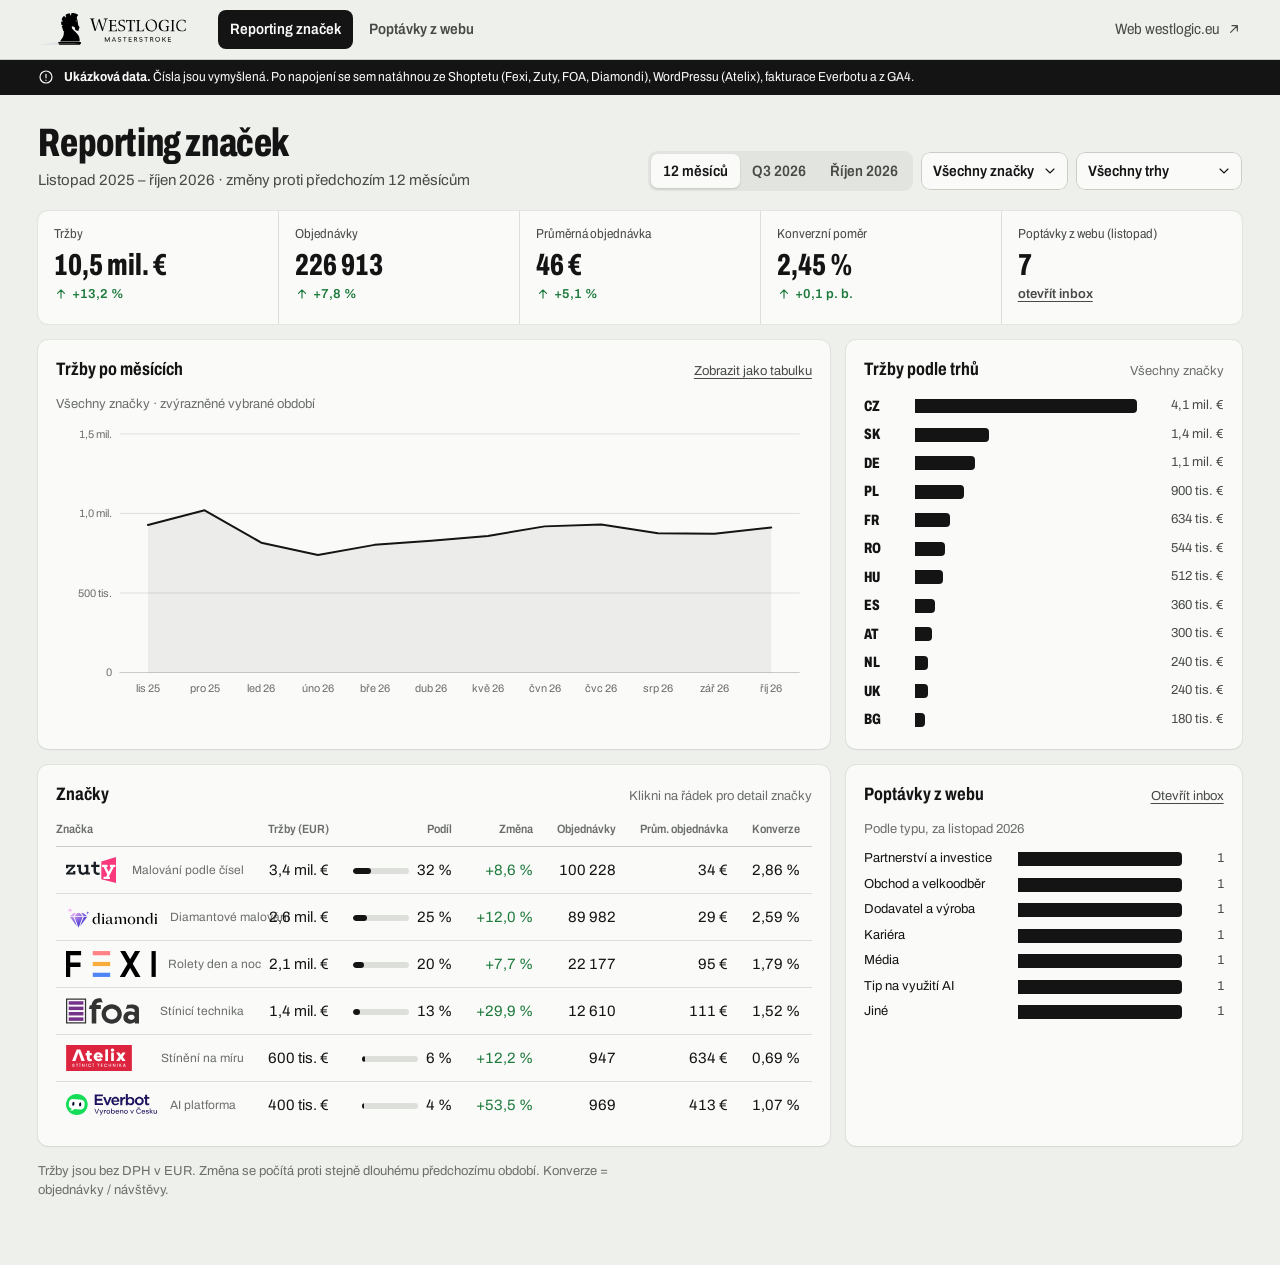
<file: dashboard.html>
<!doctype html>
<html lang="cs">
<head>
<meta charset="utf-8">
<meta name="viewport" content="width=device-width, initial-scale=1">
<title>Reporting značek – Westlogic</title>
<meta name="robots" content="noindex">
<link rel="icon" href="https://westlogic.eu/wp-content/uploads/2021/06/westlogic_favicon.png">
<link rel="preload" href="assets/fonts/archivo-latin.woff2" as="font" type="font/woff2" crossorigin>
<link rel="stylesheet" href="assets/css/app.css">
</head>
<body>
<header class="bar">
  <div class="bar__in">
    <a class="bar__logo" href="dashboard.html"><img src="assets/img/logo.svg" alt="Westlogic" width="150" height="32"></a>
    <nav class="bar__tabs" aria-label="Sekce">
      <a href="dashboard.html" aria-current="page">Reporting značek</a>
      <a href="poptavky.html">Poptávky z webu</a>
    </nav>
    <a class="bar__site" href="index.html">Web westlogic.eu<svg viewBox="0 0 24 24" aria-hidden="true"><path d="M7 17L17 7M9 7h8v8" fill="none" stroke="currentColor" stroke-width="1.75" stroke-linecap="round" stroke-linejoin="round"/></svg></a>
  </div>
</header>
<div class="demo" role="note">
  <div class="demo__in">
    <svg viewBox="0 0 24 24" aria-hidden="true"><circle cx="12" cy="12" r="9" fill="none" stroke="currentColor" stroke-width="1.75"/><path d="M12 8v5M12 16.5v.5" stroke="currentColor" stroke-width="1.75" stroke-linecap="round"/></svg>
    <p><b>Ukázková data.</b> Čísla jsou vymyšlená. Po napojení se sem natáhnou ze Shoptetu (Fexi, Zuty, FOA, Diamondi), WordPressu (Atelix), fakturace Everbotu a z GA4.</p>
  </div>
</div>

<main class="page">
  <div class="head">
    <div>
      <h1>Reporting značek</h1>
      <p id="periodText">Listopad 2025 – říjen 2026</p>
    </div>
    <div class="filters" role="group" aria-label="Filtry">
      <div class="seg" id="period" role="group" aria-label="Období">
        <button type="button" data-p="12m" aria-pressed="true">12 měsíců</button>
        <button type="button" data-p="q" aria-pressed="false">Q3 2026</button>
        <button type="button" data-p="m" aria-pressed="false">Říjen 2026</button>
      </div>
      <select class="select" id="brandSel" aria-label="Značka"><option value="all">Všechny značky</option></select>
      <select class="select" id="marketSel" aria-label="Trh"><option value="all">Všechny trhy</option></select>
    </div>
  </div>

  <dl class="kpis" id="kpis"></dl>

  <div class="grid">
    <section class="panel" aria-labelledby="trend-h">
      <div class="panel__head">
        <h2 id="trend-h">Tržby po měsících</h2>
        <button class="linkbtn" type="button" id="tableToggle" aria-expanded="false">Zobrazit jako tabulku</button>
      </div>
      <div class="panel__body">
        <p class="note" id="trendSub" style="margin:0 0 8px"></p>
        <div class="chart" id="trend"></div>
        <div id="trendTable" hidden></div>
      </div>
    </section>

    <section class="panel" aria-labelledby="mk-h">
      <div class="panel__head"><h2 id="mk-h">Tržby podle trhů</h2><p id="mkSub"></p></div>
      <div class="panel__body"><div class="hbars" id="markets"></div></div>
    </section>
  </div>

  <div class="grid grid--even" style="grid-template-columns:minmax(0,8fr) minmax(0,4fr)">
    <section class="panel" aria-labelledby="br-h">
      <div class="panel__head"><h2 id="br-h">Značky</h2><p>Klikni na řádek pro detail značky</p></div>
      <div class="panel__body tblwrap">
        <table class="tbl" id="brands">
          <thead><tr><th>Značka</th><th>Tržby (EUR)</th><th>Podíl</th><th>Změna</th><th>Objednávky</th><th>Prům. objednávka</th><th>Konverze</th></tr></thead>
          <tbody></tbody>
        </table>
      </div>
    </section>

    <section class="panel" aria-labelledby="inq-h">
      <div class="panel__head"><h2 id="inq-h">Poptávky z webu</h2><a class="linkbtn" href="poptavky.html">Otevřít inbox</a></div>
      <div class="panel__body">
        <p class="note" style="margin:0 0 10px">Podle typu, za listopad 2026</p>
        <div class="hbars" id="inq"></div>
      </div>
    </section>
  </div>

  <p class="note">Tržby jsou bez DPH v EUR. Změna se počítá proti stejně dlouhému předchozímu období. Konverze = objednávky / návštěvy.</p>
</main>

<script src="assets/js/data.js"></script>
<script src="assets/js/inquiries.js"></script>
<script src="assets/js/dashboard.js"></script>
</body>
</html>
</file>
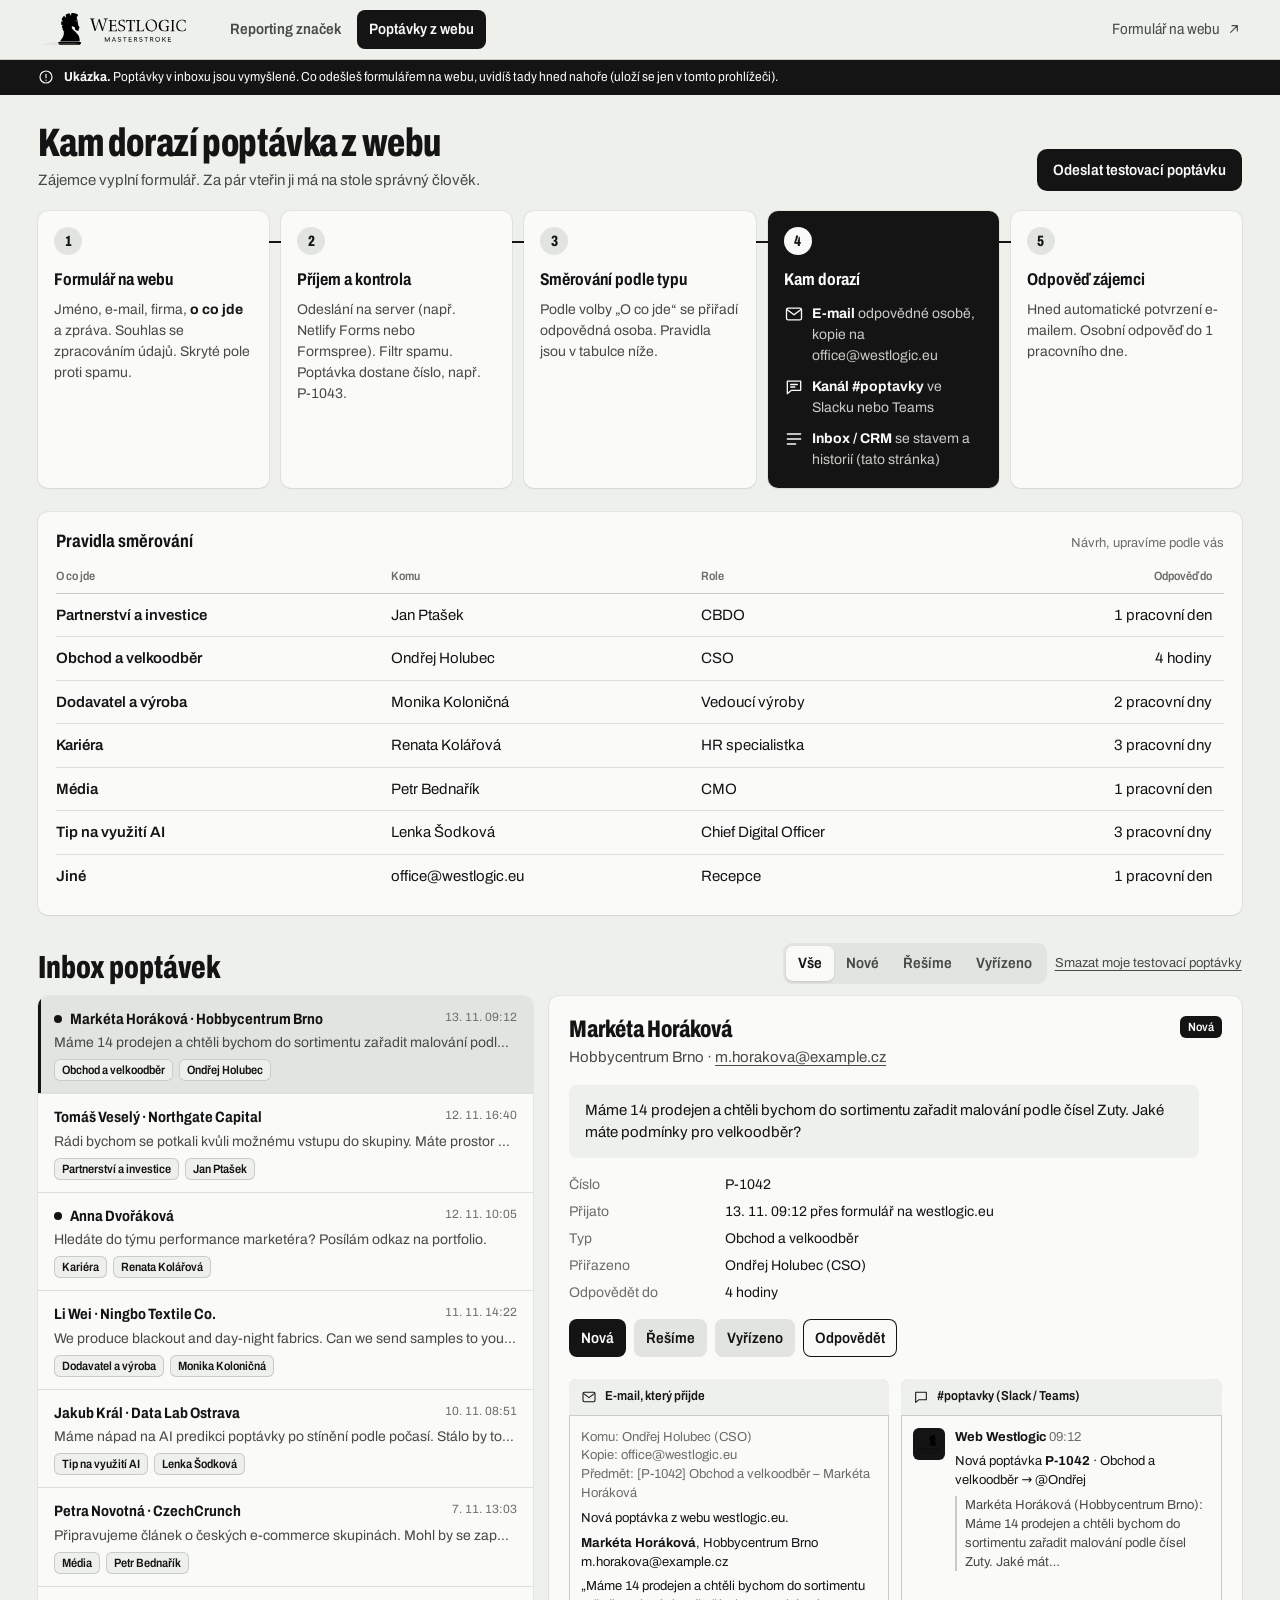
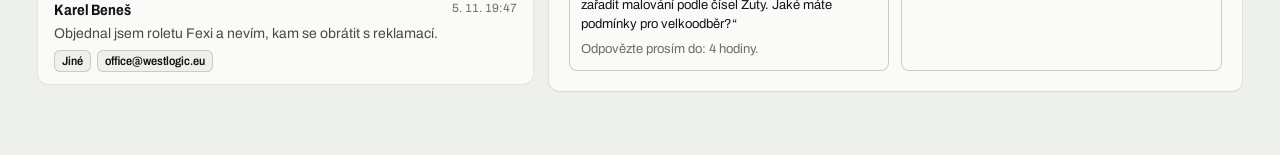
<file: poptavky.html>
<!doctype html>
<html lang="cs">
<head>
<meta charset="utf-8">
<meta name="viewport" content="width=device-width, initial-scale=1">
<title>Poptávky z webu – Westlogic</title>
<meta name="robots" content="noindex">
<link rel="icon" href="https://westlogic.eu/wp-content/uploads/2021/06/westlogic_favicon.png">
<link rel="preload" href="assets/fonts/archivo-latin.woff2" as="font" type="font/woff2" crossorigin>
<link rel="stylesheet" href="assets/css/app.css">
<link rel="stylesheet" href="assets/css/inbox.css">
</head>
<body>
<header class="bar">
  <div class="bar__in">
    <a class="bar__logo" href="dashboard.html"><img src="assets/img/logo.svg" alt="Westlogic" width="150" height="32"></a>
    <nav class="bar__tabs" aria-label="Sekce">
      <a href="dashboard.html">Reporting značek</a>
      <a href="poptavky.html" aria-current="page">Poptávky z webu</a>
    </nav>
    <a class="bar__site" href="index.html#kontakt">Formulář na webu<svg viewBox="0 0 24 24" aria-hidden="true"><path d="M7 17L17 7M9 7h8v8" fill="none" stroke="currentColor" stroke-width="1.75" stroke-linecap="round" stroke-linejoin="round"/></svg></a>
  </div>
</header>
<div class="demo" role="note">
  <div class="demo__in">
    <svg viewBox="0 0 24 24" aria-hidden="true"><circle cx="12" cy="12" r="9" fill="none" stroke="currentColor" stroke-width="1.75"/><path d="M12 8v5M12 16.5v.5" stroke="currentColor" stroke-width="1.75" stroke-linecap="round"/></svg>
    <p><b>Ukázka.</b> Poptávky v inboxu jsou vymyšlené. Co odešleš formulářem na webu, uvidíš tady hned nahoře (uloží se jen v tomto prohlížeči).</p>
  </div>
</div>

<main class="page">
  <div class="head">
    <div>
      <h1>Kam dorazí poptávka z webu</h1>
      <p>Zájemce vyplní formulář. Za pár vteřin ji má na stole správný člověk.</p>
    </div>
    <a class="btnx" href="index.html#kontakt">Odeslat testovací poptávku</a>
  </div>

  <!-- FLOW -->
  <ol class="flow" aria-label="Cesta poptávky">
    <li class="flow__step">
      <span class="flow__n">1</span>
      <h2>Formulář na webu</h2>
      <p>Jméno, e-mail, firma, <b>o co jde</b> a zpráva. Souhlas se zpracováním údajů. Skryté pole proti spamu.</p>
    </li>
    <li class="flow__step">
      <span class="flow__n">2</span>
      <h2>Příjem a kontrola</h2>
      <p>Odeslání na server (např. Netlify Forms nebo Formspree). Filtr spamu. Poptávka dostane číslo, např. P-1043.</p>
    </li>
    <li class="flow__step">
      <span class="flow__n">3</span>
      <h2>Směrování podle typu</h2>
      <p>Podle volby „O co jde“ se přiřadí odpovědná osoba. Pravidla jsou v tabulce níže.</p>
    </li>
    <li class="flow__step flow__step--fan">
      <span class="flow__n">4</span>
      <h2>Kam dorazí</h2>
      <ul class="dest">
        <li><svg viewBox="0 0 24 24" aria-hidden="true"><rect x="3" y="5" width="18" height="14" rx="2" fill="none" stroke="currentColor" stroke-width="1.6"/><path d="M3.5 6.5l8.5 6.5 8.5-6.5" fill="none" stroke="currentColor" stroke-width="1.6" stroke-linejoin="round"/></svg><span><b>E-mail</b> odpovědné osobě, kopie na office@westlogic.eu</span></li>
        <li><svg viewBox="0 0 24 24" aria-hidden="true"><path d="M4 5h16v11H9l-5 4z" fill="none" stroke="currentColor" stroke-width="1.6" stroke-linejoin="round"/><path d="M8 9h8M8 12h5" stroke="currentColor" stroke-width="1.6" stroke-linecap="round"/></svg><span><b>Kanál #poptavky</b> ve Slacku nebo Teams</span></li>
        <li><svg viewBox="0 0 24 24" aria-hidden="true"><path d="M4 6h16M4 12h16M4 18h10" stroke="currentColor" stroke-width="1.6" stroke-linecap="round"/></svg><span><b>Inbox / CRM</b> se stavem a historií (tato stránka)</span></li>
      </ul>
    </li>
    <li class="flow__step">
      <span class="flow__n">5</span>
      <h2>Odpověď zájemci</h2>
      <p>Hned automatické potvrzení e-mailem. Osobní odpověď do 1 pracovního dne.</p>
    </li>
  </ol>

  <!-- ROUTING -->
  <section class="panel routing" aria-labelledby="rt-h">
    <div class="panel__head"><h2 id="rt-h">Pravidla směrování</h2><p>Návrh, upravíme podle vás</p></div>
    <div class="panel__body tblwrap">
      <table class="tbl" id="routing">
        <thead><tr><th>O co jde</th><th>Komu</th><th>Role</th><th>Odpověď do</th></tr></thead>
        <tbody></tbody>
      </table>
    </div>
  </section>

  <!-- INBOX -->
  <section class="inbox" id="inbox" aria-labelledby="ib-h">
    <div class="inbox__head">
      <h2 id="ib-h">Inbox poptávek</h2>
      <div class="filters">
        <div class="seg" id="statusFilter" role="group" aria-label="Stav">
          <button type="button" data-s="all" aria-pressed="true">Vše</button>
          <button type="button" data-s="nova" aria-pressed="false">Nové</button>
          <button type="button" data-s="resime" aria-pressed="false">Řešíme</button>
          <button type="button" data-s="vyrizeno" aria-pressed="false">Vyřízeno</button>
        </div>
        <button class="linkbtn" type="button" id="reset">Smazat moje testovací poptávky</button>
      </div>
    </div>
    <div class="inbox__grid">
      <ul class="list" id="list" role="listbox" aria-label="Poptávky"></ul>
      <article class="detail panel" id="detail" aria-live="polite"></article>
    </div>
  </section>
</main>

<script src="assets/js/data.js"></script>
<script src="assets/js/inquiries.js"></script>
<script src="assets/js/inbox.js"></script>
</body>
</html>
</file>
<file: assets/css/style.css>
/* Westlogic — swatch fan deck */

@font-face {
  font-family: "Archivo";
  font-style: normal;
  font-display: swap;
  font-weight: 100 900;
  font-stretch: 62% 125%;
  src: url(../fonts/archivo-latin-ext.woff2) format("woff2-variations");
  unicode-range: U+0100-02BA, U+02BD-02C5, U+02C7-02CC, U+02CE-02D7, U+02DD-02FF, U+0304, U+0308, U+0329, U+1D00-1DBF, U+1E00-1E9F, U+1EF2-1EFF, U+2020, U+20A0-20AB, U+20AD-20C0, U+2113, U+2C60-2C7F, U+A720-A7FF;
}
@font-face {
  font-family: "Archivo";
  font-style: normal;
  font-display: swap;
  font-weight: 100 900;
  font-stretch: 62% 125%;
  src: url(../fonts/archivo-latin.woff2) format("woff2-variations");
  unicode-range: U+0000-00FF, U+0131, U+0152-0153, U+02BB-02BC, U+02C6, U+02DA, U+02DC, U+0304, U+0308, U+0329, U+2000-206F, U+20AC, U+2122, U+2191, U+2193, U+2212, U+2215, U+FEFF, U+FFFD;
}

:root {
  --card: #EEF0EC;
  --card-2: #E2E5DF;
  --ink: #141414;
  --ink-2: #474A46;
  --rule: #C9CDC5;
  --paper: #FAFBF9;


  --r: 10px;
  --gut: clamp(16px, 4vw, 56px);
  --max: 1360px;
  --ease: cubic-bezier(.16, 1, .3, 1);

  --f: "Archivo", system-ui, sans-serif;
  color-scheme: light;
}

*, *::before, *::after { box-sizing: border-box; }
html { scroll-behavior: smooth; scroll-padding-top: 84px; -webkit-text-size-adjust: 100%; }
body {
  margin: 0;
  background: var(--card);
  color: var(--ink);
  font-family: var(--f);
  font-size: clamp(1rem, .96rem + .2vw, 1.125rem);
  line-height: 1.55;
  font-variant-numeric: tabular-nums lining-nums;
  -webkit-font-smoothing: antialiased;
  text-rendering: optimizeLegibility;
}
img, svg { display: block; max-width: 100%; }
a { color: inherit; text-underline-offset: .22em; text-decoration-thickness: 1px; }
h1, h2, h3 { margin: 0; text-wrap: balance; font-weight: 700; }
p { margin: 0; text-wrap: pretty; }
ul, ol { margin: 0; padding: 0; list-style: none; }

::selection { background: var(--ink); color: var(--paper); }
:focus-visible { outline: 2px solid var(--ink); outline-offset: 3px; border-radius: 4px; }
html { scrollbar-color: var(--ink-2) var(--card-2); }
::-webkit-scrollbar { width: 12px; }
::-webkit-scrollbar-track { background: var(--card-2); }
::-webkit-scrollbar-thumb { background: var(--ink-2); border-radius: 6px; border: 3px solid var(--card-2); }

.skip { position: absolute; left: 12px; top: -60px; background: var(--ink); color: var(--paper); padding: 10px 14px; border-radius: var(--r); z-index: 100; }
.skip:focus { top: 12px; }

/* Buttons */
.btn {
  display: inline-flex; align-items: center; justify-content: center; gap: .5em;
  min-height: 48px; padding: 0 1.4em;
  border-radius: var(--r);
  font: 600 1rem/1 var(--f); font-stretch: 92%;
  text-decoration: none; cursor: pointer; border: 0;
  transition: transform .4s var(--ease), background-color .2s, color .2s, box-shadow .4s var(--ease);
}
.btn--ink { background: var(--ink); color: var(--paper); box-shadow: 0 1px 0 rgba(0,0,0,.2); }
.btn--ink:hover { transform: translateY(-2px); box-shadow: 0 8px 18px -8px rgba(20,20,20,.55); }
.btn--line { background: transparent; color: var(--ink); box-shadow: inset 0 0 0 1.5px var(--ink); }
.btn--line:hover { background: var(--ink); color: var(--paper); }
.btn--paper { background: var(--paper); color: var(--ink); }
.btn--paper:hover { transform: translateY(-2px); box-shadow: 0 8px 18px -8px rgba(0,0,0,.6); }
.btn:active { transform: translateY(0); }

/* Header */
.top {
  position: sticky; top: 0; z-index: 50;
  border-bottom: 1px solid transparent;
  transition: border-color .3s;
}
.top::before { /* frosted layer kept off .top itself so the fixed mobile menu stays viewport-bound */
  content: ""; position: absolute; inset: 0; z-index: -1;
  background: color-mix(in oklab, var(--card) 92%, transparent);
  backdrop-filter: saturate(1.2) blur(10px);
}
.top.is-scrolled { border-bottom-color: var(--rule); }
.top__in {
  max-width: var(--max); margin: 0 auto; padding: 12px var(--gut);
  display: flex; align-items: center; gap: 28px;
}
.top__logo img { height: 40px; width: auto; }
.top__nav { display: flex; gap: 26px; margin-left: auto; font-stretch: 88%; font-weight: 500; }
.top__nav a { text-decoration: none; position: relative; padding: 6px 0; }
.top__nav a::after {
  content: ""; position: absolute; left: 0; right: 0; bottom: 0; height: 2px;
  background: currentColor; transform: scaleX(0); transform-origin: left; transition: transform .45s var(--ease);
}
.top__nav a:hover::after, .top__nav a[aria-current]::after { transform: scaleX(1); }
.top__lang { color: var(--ink-2); }
.top__navcontact { display: none; }
.top__cta { min-height: 42px; }
.top__burger { display: none; margin-left: auto; background: none; border: 0; padding: 8px; cursor: pointer; color: var(--ink); }

/* Hero */
.hero {
  max-width: var(--max); margin: 0 auto;
  padding: clamp(32px, 6vh, 72px) var(--gut) clamp(40px, 8vh, 96px);
  display: grid; grid-template-columns: minmax(0, 6fr) minmax(0, 6fr); gap: clamp(24px, 4vw, 64px);
  align-items: center;
  min-height: min(calc(100svh - 66px), 900px);
}
.hero__title {
  font-size: clamp(2.5rem, 1.2rem + 4.1vw, 5.25rem);
  font-stretch: 70%; font-weight: 800;
  line-height: .98; letter-spacing: -.02em;
}
.hero__lead { margin-top: 1.4rem; max-width: 46ch; color: var(--ink-2); font-size: 1.125em; }
.spec {
  margin: 2rem 0 0; display: grid; grid-template-columns: repeat(3, auto); justify-content: start;
  border-top: 1.5px solid var(--ink); border-bottom: 1px solid var(--rule);
}
.spec div { padding: .7rem 1.6rem .8rem 0; }
.spec div + div { padding-left: 1.2rem; border-left: 1px solid var(--rule); }
.spec dt { font-size: .8125rem; color: var(--ink-2); font-stretch: 85%; }
.spec dd { margin: .1rem 0 0; font-size: 1.5rem; font-weight: 700; font-stretch: 78%; white-space: nowrap; }
.hero__actions { display: flex; flex-wrap: wrap; gap: 12px; margin-top: 2rem; }

/* The deck */
.deck {
  position: relative;
  height: min(78svh, 700px);
  container-type: size;
  --open: 1;
}
.blade {
  --len: min(84cqh, 82cqw);
  --w: calc(var(--len) * .2);
  --a: calc((var(--i) - 1) * 14.5deg * var(--open) - 4deg);
  position: absolute;
  left: 14%; bottom: 6%;
  width: var(--w); height: var(--len);
  transform-origin: 50% calc(100% - var(--w) / 2);
  transform: rotate(var(--a)) translateY(var(--lift, 0px));
  border-radius: var(--r);
  background: var(--paper);
  box-shadow: 0 0 0 1px rgba(20,20,20,.06), 0 1px 1px rgba(0,0,0,.1), 0 12px 26px -14px rgba(20,20,20,.45);
  display: grid; grid-template-rows: 1fr auto;
  text-decoration: none; color: var(--ink);
  overflow: hidden;
  z-index: var(--i);
  transition: transform .9s var(--ease), filter .3s;
}
.blade::before { /* perforation line between the logo face and the label */
  content: ""; position: absolute; left: 10%; right: 10%; top: 74%;
  border-top: 1px dashed var(--rule);
}
.blade__logo {
  position: absolute; left: 0; right: 0; top: 7%; height: 32%;
}
.blade__logo img {
  position: absolute; left: 50%; top: 50%;
  width: calc(var(--len) * .32); height: calc(var(--w) * .66);
  max-width: none; object-fit: contain;
  transform: translate(-50%, -50%) rotate(-90deg);
}
.blade__code, .blade__cat {
  position: relative; color: var(--ink); text-align: center;
  font-stretch: 75%; line-height: 1.15;
}
.blade__code {
  position: absolute; top: calc(var(--w) * .1); left: 0; right: 0;
  font-size: calc(var(--w) * .13); font-weight: 700;
}
.blade__cat {
  position: absolute; left: 0; right: 0; bottom: calc(var(--w) * .62);
  font-size: calc(var(--w) * .1); color: var(--ink-2); padding: 0 6px;
}
.blade::after { /* rivet hole in each blade */
  content: ""; position: absolute; left: 50%; bottom: calc(var(--w) * .5); translate: -50% 50%;
  width: calc(var(--w) * .2); aspect-ratio: 1; border-radius: 50%;
  background: var(--card-2); box-shadow: inset 0 1px 2px rgba(0,0,0,.35);
}
.blade { padding-bottom: calc(var(--w) * .82); }
.deck__rivet {
  position: absolute; z-index: 10;
  left: 14%; bottom: 6%;
  width: calc(min(84cqh, 82cqw) * .2); height: calc(min(84cqh, 82cqw) * .2);
  display: grid; place-items: center; pointer-events: none;
}
.deck__rivet::before {
  content: ""; width: 30%; aspect-ratio: 1; border-radius: 50%;
  background: var(--card-2);
  box-shadow: inset 0 1px 2px rgba(0,0,0,.35), 0 0 0 1px var(--rule);
}
.deck.is-hovering .blade:not(:hover):not(:focus-visible) { filter: saturate(.55) brightness(.97); }
.blade:hover, .blade:focus-visible { --lift: calc(var(--len) * -.06); }
.blade:focus-visible { outline: 3px solid var(--ink); outline-offset: 2px; }


/* Sections */
.sec { max-width: var(--max); margin: 0 auto; padding: clamp(72px, 11vw, 144px) var(--gut) 0; }
.sec__head { display: grid; grid-template-columns: minmax(0, 7fr) minmax(0, 5fr); gap: 24px 48px; align-items: end; margin-bottom: clamp(28px, 4vw, 48px); }
.sec__head h2 {
  font-size: clamp(2rem, 1.2rem + 2.8vw, 3.75rem);
  font-stretch: 72%; font-weight: 800; line-height: 1; letter-spacing: -.015em;
}
.sec__head p { color: var(--ink-2); max-width: 44ch; }

/* Brand strips */
.strips { display: grid; gap: 10px; }
.strip {
  position: relative; isolation: isolate; border-radius: 6px var(--r) var(--r) 6px;
  background: var(--paper);
  color: var(--ink); overflow: hidden;
  box-shadow: 0 1px 1px rgba(0,0,0,.1), 0 14px 28px -22px rgba(20,20,20,.6);
  transition: transform .6s var(--ease), box-shadow .6s var(--ease);
}
.strip::after {
  content: ""; position: absolute; z-index: -1; pointer-events: none;
  top: 0; height: 100px; left: 39%; width: 20%;
  background: var(--logo) center / auto 54% no-repeat;
  opacity: .1; filter: grayscale(1);
  transition: opacity .6s var(--ease), transform .9s var(--ease);
}
.strip:hover::after { opacity: .9; filter: none; }
.strip.is-open::after { opacity: 1; filter: none; }
.strip:hover { transform: translateX(6px); }
.strip.is-open { transform: translateX(14px); box-shadow: 0 1px 1px rgba(0,0,0,.1), 0 22px 40px -24px rgba(20,20,20,.7); }
.strip__bar {
  width: 100%; display: grid; align-items: center;
  grid-template-columns: 28px 5.5rem minmax(0, 1fr) minmax(0, 15rem) 7rem 28px;
  gap: 20px; padding: 18px clamp(16px, 2.4vw, 32px) 18px 20px;
  background: none;
  border: 0; color: inherit; font: inherit; text-align: left; cursor: pointer;
}
.strip__bar:focus-visible { outline-offset: -6px; }
.strip__rivet { width: 18px; aspect-ratio: 1; border-radius: 50%; background: var(--card-2); box-shadow: inset 0 1px 3px rgba(0,0,0,.35); }
.strip__code { font-weight: 700; font-stretch: 75%; font-size: .9375rem; color: var(--ink-2); }
.strip__name { font-size: clamp(2.25rem, 1.4rem + 3.2vw, 4.75rem); font-weight: 800; font-stretch: 64%; line-height: .95; letter-spacing: -.01em; }
.strip__cat { font-stretch: 85%; font-weight: 500; }
.strip__reach { font-stretch: 75%; font-weight: 700; text-align: right; }
.strip__chev { width: 26px; height: 26px; transition: transform .5s var(--ease); }
.strip.is-open .strip__chev { transform: rotate(180deg); }
.strip__body {
  display: grid; grid-template-columns: minmax(0, 1fr) auto; gap: 24px; align-items: end;
  padding: 20px clamp(16px, 2.4vw, 32px) 26px calc(20px + 28px + 20px + 5.5rem + 20px);
}
.strip__body[hidden] { display: none; }
.strip__body p { max-width: 56ch; font-size: 1.0625rem; color: var(--ink-2); }
.strip__link {
  display: inline-flex; align-items: center; gap: .4em; font-weight: 700; font-stretch: 85%;
  padding: 10px 14px; border-radius: var(--r);
  background: var(--ink); color: var(--paper); text-decoration: none; transition: transform .4s var(--ease);
}
.strip__link:hover { transform: translateY(-2px); }
.strip__link svg { width: 18px; height: 18px; }

/* How: exposure test strip */
.strip-test {
  display: grid; grid-template-columns: repeat(4, minmax(0, 1fr));
  border-radius: var(--r); overflow: hidden;
  counter-reset: st;
}
.strip-test li {
  background: var(--d);
  padding: clamp(20px, 2.4vw, 32px); min-height: clamp(220px, 24vw, 320px);
  display: flex; flex-direction: column;
}
.strip-test .st--dark { color: var(--paper); }
.st__n { font-size: clamp(3.5rem, 2rem + 5vw, 6rem); font-weight: 800; font-stretch: 62%; line-height: .85; }
.strip-test h3 { margin-top: auto; font-size: 1.375rem; font-stretch: 80%; padding-top: 24px; }
.strip-test p { margin-top: .35rem; font-size: .9875rem; max-width: 30ch; }
.strip-test .st--light { color: var(--ink); }

.inhouse { margin-top: clamp(28px, 4vw, 48px); display: grid; grid-template-columns: minmax(0, 3fr) minmax(0, 9fr); gap: 24px; align-items: baseline; border-top: 1.5px solid var(--ink); padding-top: 20px; }
.inhouse h3 { font-size: 1.25rem; font-stretch: 80%; }
.inhouse ul { display: flex; flex-wrap: wrap; gap: 8px; }
.inhouse ul { gap: 4px 0; }
.inhouse li { font-stretch: 88%; font-weight: 500; font-size: 1.125rem; }
.inhouse li:not(:last-child)::after { content: "/"; margin: 0 .7em; color: var(--rule); }

/* Markets */
.chips { display: grid; grid-template-columns: repeat(6, minmax(0, 1fr)); border-top: 1.5px solid var(--ink); }
.chips li {
  display: flex; flex-direction: column; gap: 6px;
  padding: 16px 16px 18px 0; font-stretch: 88%; color: var(--ink-2);
  border-bottom: 1px solid var(--rule);
}
.chips b { font-size: clamp(2rem, 1.4rem + 1.6vw, 3rem); font-weight: 800; font-stretch: 62%; line-height: 1; color: var(--ink); }

.partners { margin-top: clamp(48px, 6vw, 80px); display: grid; grid-template-columns: minmax(0, 3fr) minmax(0, 9fr); gap: 24px; align-items: center; border-top: 1.5px solid var(--ink); padding-top: 24px; }
.partners h3 { font-size: 1.25rem; font-stretch: 80%; }
.partners ul { display: grid; grid-template-columns: repeat(8, minmax(0, 1fr)); }
.partners li { display: grid; place-items: center; height: 72px; padding: 10px 14px; }
.partners li + li { box-shadow: inset 1px 0 0 var(--rule); }
.partners img { max-height: 38px; width: auto; filter: grayscale(1); opacity: .78; transition: opacity .25s; }
.partners li:hover img { opacity: 1; }

/* Team */
.people { display: grid; grid-template-columns: repeat(3, minmax(0, 1fr)); column-gap: clamp(20px, 3vw, 48px); border-top: 1.5px solid var(--ink); }
.people li { display: flex; flex-direction: column; gap: 2px; padding: 18px 0 20px; border-bottom: 1px solid var(--rule); }
.people__n { font-size: 1.375rem; font-weight: 700; font-stretch: 76%; line-height: 1.15; }
.people__r { color: var(--ink-2); font-stretch: 90%; }

/* News */
.news__list { border-top: 1.5px solid var(--ink); }
.news__list li {
  display: grid; grid-template-columns: 9rem minmax(0, 1fr) auto; gap: 24px; align-items: baseline;
  padding: 22px 0; border-bottom: 1px solid var(--rule);
}
.news__list time { color: var(--ink-2); font-stretch: 85%; }
.news__list h3 { font-size: clamp(1.25rem, 1rem + .8vw, 1.75rem); font-stretch: 76%; line-height: 1.15; }
.news__list a { display: inline-flex; align-items: center; gap: .4em; font-weight: 600; text-decoration: none; }
.news__list a svg { width: 18px; height: 18px; transition: transform .4s var(--ease); }
.news__list a:hover svg { transform: translateX(4px); }

/* Contact */
.contact { margin-top: clamp(80px, 12vw, 160px); background: var(--ink); color: var(--paper); }
.contact__in {
  max-width: var(--max); margin: 0 auto; padding: clamp(64px, 9vw, 120px) var(--gut) clamp(40px, 5vw, 64px);
  display: grid; grid-template-columns: minmax(0, 6fr) minmax(0, 5fr); gap: clamp(32px, 6vw, 96px);
}
.contact h2 { font-size: clamp(2.5rem, 1.2rem + 4.1vw, 5.25rem); font-stretch: 68%; font-weight: 800; line-height: .98; letter-spacing: -.02em; }
.contact__copy > p { margin-top: 1.25rem; max-width: 42ch; color: #C9CCC6; font-size: 1.125em; }
.contact__ai { padding-left: 14px; box-shadow: inset 1px 0 0 #6B6E69; }
.contact__direct { margin-top: 2.25rem; display: grid; gap: 6px; }
.contact__direct a { font-size: clamp(1.5rem, 1rem + 1.6vw, 2.25rem); font-weight: 700; font-stretch: 74%; text-decoration: none; background: linear-gradient(var(--paper), var(--paper)) 0 100% / 0 2px no-repeat; transition: background-size .5s var(--ease); }
.contact__direct a:hover { background-size: 100% 2px; }

.form { display: grid; gap: 16px; align-content: start; }
.field label { display: block; font-size: .875rem; font-stretch: 85%; color: #C9CCC6; margin-bottom: 6px; }
.field input, .field textarea {
  width: 100%; font: inherit; color: var(--ink);
  background: var(--paper); border: 0; border-radius: var(--r);
  padding: 13px 14px; box-shadow: inset 0 0 0 1px transparent;
  transition: box-shadow .2s;
}
.field textarea { resize: vertical; min-height: 140px; }
.field input:focus, .field textarea:focus { outline: none; box-shadow: 0 0 0 2px var(--ink), 0 0 0 4px var(--paper); }
.field input[aria-invalid="true"], .field textarea[aria-invalid="true"] { box-shadow: inset 0 0 0 2px #FF8A75; }
.field__err { margin-top: 6px; font-size: .875rem; color: #FFB4A6; }
.form .btn { justify-self: start; margin-top: 6px; }
.form__ok { color: var(--paper); }
.contact :focus-visible { outline-color: var(--paper); }

.places {
  max-width: var(--max); margin: 0 auto; padding: 0 var(--gut) clamp(56px, 7vw, 88px);
  display: grid; grid-template-columns: repeat(3, minmax(0, 1fr)); gap: 24px;
}
.places li { border-top: 1px solid #3A3C39; padding-top: 16px; }
.places h3 { font-size: .875rem; font-stretch: 85%; font-weight: 600; color: #A6AAA3; }
.places p { margin-top: 6px; font-stretch: 92%; }

/* Footer */
.foot { background: var(--ink); color: #A6AAA3; border-top: 1px solid #2C2E2B; }
.foot__in { max-width: var(--max); margin: 0 auto; padding: 28px var(--gut) 36px; display: flex; flex-wrap: wrap; align-items: center; gap: 20px 40px; }
.foot__in img { height: 56px; width: auto; }
.foot__links { display: flex; flex-wrap: wrap; gap: 8px 22px; font-size: .9375rem; }
.foot__links a { text-decoration: none; }
.foot__links a:hover { color: var(--paper); text-decoration: underline; }
.foot__c { margin-left: auto; font-size: .9375rem; }

/* Reveal: visible by default, only enhanced when JS confirms motion is OK */
.js-motion .rv { transform: translateY(28px); transition: transform 1.1s var(--ease); }
.js-motion .rv.in { transform: none; }

/* Responsive */
@media (max-width: 1100px) {
  .strip__bar { grid-template-columns: 24px 4.5rem minmax(0, 1fr) auto 24px; }
  .strip__reach { display: none; }
  .strip__body { padding-left: calc(20px + 24px + 20px + 4.5rem + 20px); }
  .chips { grid-template-columns: repeat(4, minmax(0, 1fr)); }
}
@media (max-width: 900px) {
  .top__nav {
    position: fixed; inset: 65px 0 auto 0; flex-direction: column; gap: 0;
    background: var(--card); box-shadow: 0 18px 30px -20px rgba(20,20,20,.35); padding: 8px var(--gut) 20px; border-bottom: 1px solid var(--rule);
    transform: translateY(-8px); opacity: 0; visibility: hidden; transition: opacity .3s, transform .4s var(--ease), visibility .3s;
  }
  .top__nav a { padding: 14px 0; font-size: 1.25rem; border-bottom: 1px solid var(--rule); }
  .top__nav a::after { display: none; }
  .top.is-open .top__nav { opacity: 1; transform: none; visibility: visible; }
  .top__burger { display: block; }
  .top__navcontact { display: block; font-weight: 700; }
  .top__cta { display: none; }

  .hero { grid-template-columns: 1fr; min-height: 0; padding-top: 24px; row-gap: 0; }
  .hero__copy { display: contents; }
  .hero__title { order: 1; } .hero__lead { order: 2; }
  .deck { order: 3; height: clamp(260px, 72vw, 460px); margin: 8px 0 4px; }
  .spec { order: 4; } .hero__actions { order: 5; }
  .sec__head { grid-template-columns: 1fr; }
  .strip-test { grid-template-columns: repeat(2, minmax(0, 1fr)); }
  .inhouse, .partners { grid-template-columns: 1fr; }
  .partners ul { grid-template-columns: repeat(4, minmax(0, 1fr)); }
  .partners li:nth-child(5) { box-shadow: none; }
  .partners li:nth-child(n+5) { border-top: 1px solid var(--rule); }
  .people { grid-template-columns: repeat(2, minmax(0, 1fr)); }
  .contact__in { grid-template-columns: 1fr; }
}
@media (max-width: 600px) {
  .spec { grid-template-columns: 1fr 1fr; }
  .spec div:nth-child(3) { grid-column: 1 / -1; padding-left: 0; border-left: 0; border-top: 1px solid var(--rule); }
  .spec dd { font-size: 1.3rem; }
  .hero__actions .btn { flex: 1 1 100%; }
  .strip__bar { grid-template-columns: 18px minmax(0, 1fr) 24px; gap: 14px; padding: 16px; row-gap: 2px; }
  .strip__rivet { width: 14px; grid-row: 1 / span 3; }
  .strip__name { grid-column: 2; grid-row: 1; }
  .strip__cat { grid-column: 2; grid-row: 2; font-size: .9375rem; }
  .strip__code { grid-column: 2; grid-row: 3; font-size: .8125rem; }
  .strip__chev { grid-column: 3; grid-row: 1 / span 3; }
  .strip__body { grid-template-columns: 1fr; padding: 0 16px 20px 48px; }
  .strip::after { left: auto; right: 48px; width: 42%; height: 108px; background-position: right center; background-size: contain; top: 8px; height: 76px; }
  .strip__link { justify-self: start; }
  .strip:hover, .strip.is-open { transform: none; }
  .strip-test { grid-template-columns: 1fr; }
  .strip-test li { min-height: 0; display: grid; grid-template-columns: 4.5rem 1fr; column-gap: 12px; }
  .st__n { grid-row: 1 / span 2; font-size: 4rem; }
  .strip-test h3 { padding-top: 6px; margin-top: 0; }
  .chips { grid-template-columns: repeat(3, minmax(0, 1fr)); }
  .partners ul { grid-template-columns: repeat(2, minmax(0, 1fr)); }
  .partners li:nth-child(odd) { box-shadow: none; }
  .partners li:nth-child(n+3) { border-top: 1px solid var(--rule); }
  .people { grid-template-columns: 1fr; }
  .news__list li { grid-template-columns: 1fr; gap: 6px; }
  .places { grid-template-columns: 1fr; }
  .foot__c { margin-left: 0; }
}

@media (prefers-reduced-motion: reduce) {
  html { scroll-behavior: auto; }
  *, *::before, *::after { transition-duration: .01ms !important; animation-duration: .01ms !important; }
}

/* Inquiry type select + optional label */
.field select {
  width: 100%; font: inherit; color: var(--ink); appearance: none; cursor: pointer;
  background: var(--paper) url("data:image/svg+xml,%3Csvg xmlns='http://www.w3.org/2000/svg' viewBox='0 0 24 24'%3E%3Cpath d='M6 9l6 6 6-6' fill='none' stroke='%23141414' stroke-width='1.75' stroke-linecap='round'/%3E%3C/svg%3E") right 12px center / 18px no-repeat;
  border: 0; border-radius: var(--r); padding: 13px 40px 13px 14px;
}
.field select:focus { outline: none; box-shadow: 0 0 0 2px var(--ink), 0 0 0 4px var(--paper); }
.field__opt { color: #8E928B; }
.form__ok a { color: var(--paper); font-weight: 700; }
</file>
<file: assets/css/board.css>
/* Westlogic — idea board. Same world: card-stock ground, paper notes, ink, Archivo; colour only from brand logos. */
@font-face { font-family: "Archivo"; font-style: normal; font-display: swap; font-weight: 100 900; font-stretch: 62% 125%;
  src: url(../fonts/archivo-latin-ext.woff2) format("woff2-variations");
  unicode-range: U+0100-02BA, U+02BD-02C5, U+02C7-02CC, U+02CE-02D7, U+02DD-02FF, U+0304, U+0308, U+0329, U+1D00-1DBF, U+1E00-1E9F, U+1EF2-1EFF, U+2020, U+20A0-20AB, U+20AD-20C0, U+2113, U+2C60-2C7F, U+A720-A7FF; }
@font-face { font-family: "Archivo"; font-style: normal; font-display: swap; font-weight: 100 900; font-stretch: 62% 125%;
  src: url(../fonts/archivo-latin.woff2) format("woff2-variations");
  unicode-range: U+0000-00FF, U+0131, U+0152-0153, U+02BB-02BC, U+02C6, U+02DA, U+02DC, U+0304, U+0308, U+0329, U+2000-206F, U+20AC, U+2122, U+2191, U+2193, U+2212, U+2215, U+FEFF, U+FFFD; }

:root {
  --card: #EEF0EC; --card-2: #E2E5DF; --paper: #FAFBF9; --frame: #F5F6F3;
  --ink: #141414; --ink-2: #474A46; --ink-3: #6B6E69; --rule: #C9CDC5;
  --todo: #8A5A00;
  --f: "Archivo", system-ui, sans-serif;
  --ease: cubic-bezier(.16, 1, .3, 1);
}
* { box-sizing: border-box; }
html, body { height: 100%; }
body { margin: 0; overflow: hidden; background: var(--card); color: var(--ink); font: 400 17px/1.4 var(--f); font-variant-numeric: tabular-nums lining-nums; -webkit-font-smoothing: antialiased; }
img, svg { display: block; max-width: 100%; }
h2, h3, p { margin: 0; }
ul, ol { margin: 0; padding: 0; list-style: none; }
button { font: inherit; color: inherit; }
::selection { background: var(--ink); color: var(--paper); }
:focus-visible { outline: 2px solid var(--ink); outline-offset: 2px; border-radius: 4px; }

/* Canvas */
.vp {
  position: fixed; inset: 0; overflow: hidden; touch-action: none; cursor: grab;
  background-color: var(--card);
  background-image: radial-gradient(circle, #C3C7BF 1.1px, transparent 1.4px);
  background-size: var(--g, 28px) var(--g, 28px);
  background-position: var(--gx, 0) var(--gy, 0);
}
.vp.is-panning { cursor: grabbing; }
.world { position: absolute; left: 0; top: 0; transform-origin: 0 0; will-change: transform; }
.links { position: absolute; left: 0; top: 0; overflow: visible; pointer-events: none; z-index: 5; max-width: none; }
.links path { fill: none; stroke: var(--ink); stroke-width: 3; stroke-dasharray: 2 8; stroke-linecap: round; }
.links .head { fill: var(--ink); }
.links text { font: 700 20px var(--f); font-stretch: 85%; fill: var(--ink-2); }
.links .lbl-bg { fill: var(--card); }

/* Frames */
.frame { position: absolute; background: var(--frame); border-radius: 14px; padding: 36px 32px 32px; box-shadow: 0 0 0 1px rgba(20,20,20,.07), 0 30px 60px -40px rgba(20,20,20,.35); display: flex; flex-direction: column; gap: 20px; }
.frame__label { position: absolute; left: 4px; top: -40px; font-size: 22px; font-weight: 800; font-stretch: 74%; letter-spacing: -.005em; cursor: pointer; white-space: nowrap; }
.frame__label:hover { text-decoration: underline; text-underline-offset: .2em; }
.frame__lead { font-size: 19px; line-height: 1.35; max-width: 52ch; color: var(--ink-2); }
.frame__sub { font-size: 22px; font-weight: 800; font-stretch: 74%; margin-bottom: -10px; }
.frame__foot { color: var(--ink-3); font-size: 16px; }

/* Notes */
.note {
  position: relative; background: var(--paper); border-radius: 6px; padding: 18px 20px;
  box-shadow: 0 1px 1px rgba(20,20,20,.08), 0 10px 22px -14px rgba(20,20,20,.45);
  transform: translate(var(--dx, 0px), var(--dy, 0px)) rotate(var(--r, 0deg));
  user-select: none;
}
.note.is-drag { cursor: grabbing; z-index: 10; box-shadow: 0 2px 4px rgba(20,20,20,.1), 0 24px 40px -18px rgba(20,20,20,.55); transition: none; }
.note b { display: block; font-weight: 700; font-stretch: 82%; font-size: 1.05em; margin-bottom: 4px; }
.note small { display: block; margin-top: 8px; color: var(--ink-3); font-size: 14px; }
.note--ink { background: var(--ink); color: var(--paper); }
.note--grey { background: var(--card-2); }
.note--plain { box-shadow: 0 0 0 1px rgba(20,20,20,.06), 0 10px 22px -16px rgba(20,20,20,.4); }
.note--goal { background: var(--ink); color: var(--paper); font-size: 22px; font-weight: 600; font-stretch: 88%; padding: 22px 24px; }
.note--todo { background: var(--paper); box-shadow: inset 0 0 0 2px var(--todo), 0 10px 22px -14px rgba(20,20,20,.35); }
.tag { display: inline-block; font-size: 13px; font-weight: 700; font-stretch: 85%; padding: 2px 8px; border-radius: 5px; background: var(--paper); box-shadow: inset 0 0 0 1px var(--rule); margin-right: 8px; vertical-align: 2px; }
.note--grey .tag { background: var(--paper); }
.tag--inv { background: var(--paper); color: var(--ink); box-shadow: none; }
.tag--todo { background: var(--todo); color: #fff; box-shadow: none; }
.wide { align-self: stretch; }

/* Frame 1 */
.cover { padding: 30px 32px 26px; }
.cover__t { font-size: 52px; font-weight: 800; font-stretch: 66%; line-height: .98; letter-spacing: -.01em; }
.cover__s { margin-top: 14px; font-size: 21px; color: #C9CCC6; max-width: 36ch; }
.cover__k { margin-top: 18px; font-size: 15px; color: #A6AAA3; }
.facts { display: grid; grid-template-columns: repeat(3, 1fr); gap: 18px; }
.facts .note { font-size: 16px; color: var(--ink-2); }
.big { font-size: 40px !important; font-weight: 800 !important; font-stretch: 64% !important; color: var(--ink); line-height: 1; margin-bottom: 6px !important; }
.logos { display: grid; grid-template-columns: repeat(6, 1fr); gap: 18px; align-items: center; padding: 18px 22px; }
.logos img { height: 32px; width: 100%; object-fit: contain; pointer-events: none; }
.row2 { display: grid; grid-template-columns: 1fr 1fr; gap: 20px; }
.row3 { display: grid; grid-template-columns: 1.2fr 1fr 1fr; gap: 20px; align-items: start; }

/* Frame 2 */
.shots { display: grid; grid-template-columns: repeat(3, 1fr); gap: 28px; }
.shot { padding: 14px 14px 20px; }
.shot img { border-radius: 4px; box-shadow: 0 0 0 1px var(--rule); pointer-events: none; aspect-ratio: 16 / 10; object-fit: cover; object-position: top; width: 100%; }
.shot > a:first-child { display: block; }
.shot h3 { margin-top: 16px; font-size: 26px; font-weight: 800; font-stretch: 72%; }
.shot ul { margin-top: 8px; display: grid; gap: 4px; font-size: 16px; color: var(--ink-2); }
.shot li { padding-left: 16px; position: relative; }
.shot li::before { content: ""; position: absolute; left: 0; top: .62em; width: 7px; height: 1.5px; background: var(--ink); }
.open { display: inline-flex; margin-top: 14px; padding: 8px 12px; border-radius: 8px; background: var(--ink); color: var(--paper); font-weight: 600; font-stretch: 88%; font-size: 15px; text-decoration: none; }
.open:hover { background: var(--ink-2); }

/* Pipelines */
.pipe { display: grid; grid-template-columns: repeat(6, 1fr); gap: 30px; }
.pipe .note { font-size: 15px; color: var(--ink-2); min-height: 130px; }
.pipe .note--ink { color: #C9CCC6; }
.pipe .note b { color: inherit; }
.pipe .note:not(.note--ink) b { color: var(--ink); }
.pipe .note--ink b { color: var(--paper); }
.pipe li:not(:last-child)::after { content: ""; position: absolute; right: -24px; top: 50%; width: 18px; height: 2px; background: var(--ink); }
.pipe li:not(:last-child)::before { content: ""; position: absolute; right: -25px; top: calc(50% - 4px); border: 5px solid transparent; border-left: 6px solid var(--ink); border-right: 0; }
.pipe--sm .note { min-height: 112px; }

.ideas { display: grid; grid-template-columns: repeat(5, 1fr); gap: 22px; }
#f4 .ideas { grid-template-columns: repeat(3, 1fr); }
.ideas--3 { grid-template-columns: repeat(3, 1fr) !important; }
.idea { font-size: 16px; }
.idea img { height: 24px; width: auto; max-width: 110px; display: inline-block; margin: 0 10px 10px 0; vertical-align: middle; pointer-events: none; }
.chips { display: flex; flex-wrap: wrap; gap: 8px; margin-top: -6px; }
.chips span { padding: 6px 12px; border-radius: 999px; box-shadow: inset 0 0 0 1px var(--rule); background: var(--paper); font-size: 15px; font-weight: 600; font-stretch: 88%; }

/* Frame 5 */
.segs { display: grid; grid-template-columns: repeat(4, 1fr); gap: 22px; }
.seg { font-size: 15px; color: var(--ink-2); display: flex; flex-direction: column; }
.seg b { color: var(--ink); margin-top: 8px; font-size: 19px; }
.seg__logos { display: flex; gap: 12px; margin-top: auto; padding-top: 14px; }
.seg__logos img { height: 22px; width: auto; pointer-events: none; }
.seq { display: grid; grid-template-columns: repeat(5, 1fr) 1.4fr; gap: 0; background: var(--paper); border-radius: 8px; box-shadow: 0 0 0 1px rgba(20,20,20,.06); overflow: hidden; }
.seq li { padding: 16px 16px 18px; font-size: 15px; color: var(--ink-2); border-right: 1px solid var(--rule); display: flex; flex-direction: column; gap: 6px; }
.seq__d { font-size: 22px; font-weight: 800; font-stretch: 66%; color: var(--ink); }
.seq__c { align-self: start; font-size: 12px; font-weight: 700; padding: 2px 7px; border-radius: 4px; }
.seq__c.in { background: var(--ink); color: var(--paper); }
.seq__c.em { box-shadow: inset 0 0 0 1.5px var(--ink); color: var(--ink); }
.seq__end { background: var(--ink); color: #C9CCC6 !important; border-right: 0 !important; }
.seq__end .seq__d { color: var(--paper); }
.slots { display: grid; grid-template-columns: 1fr 1fr; gap: 10px 18px; margin: 10px 0 0; }
.slots dt { font-size: 13px; color: var(--ink-3); }
.slots dd { margin: 0; font-size: 30px; font-weight: 800; font-stretch: 64%; color: var(--todo); }

/* Frame 6 */
.kw { border-collapse: collapse; width: 100%; background: var(--paper); border-radius: 8px; overflow: hidden; box-shadow: 0 0 0 1px rgba(20,20,20,.06); font-size: 17px; }
.kw th { text-align: left; font-size: 13px; color: var(--ink-3); font-weight: 600; padding: 10px 16px; border-bottom: 1px solid var(--rule); }
.kw td { padding: 10px 16px; border-bottom: 1px solid #E7E9E4; }
.kw td:first-child { font-weight: 800; font-stretch: 70%; font-size: 20px; width: 70px; }
.kw tr:last-child td { border-bottom: 0; }

/* Frame 7: timeline */
.tl { background: var(--paper); border-radius: 10px; box-shadow: 0 0 0 1px rgba(20,20,20,.06); padding: 0 0 12px; }
.tl__head, .tl__lane { display: grid; grid-template-columns: 220px repeat(6, 1fr); }
.tl__head span { padding: 16px 16px 14px; font-size: 20px; font-weight: 700; font-stretch: 85%; color: var(--ink-2); border-left: 1px solid #E7E9E4; }
.tl__head span:first-child { border-left: 0; }
.tl__head { border-bottom: 1px solid var(--rule); }
.tl__lane { position: relative; min-height: 124px; align-items: center; border-bottom: 1px solid #E7E9E4;
  background-image: repeating-linear-gradient(90deg, transparent 0 calc((100% - 220px) / 6 - 1px), #E7E9E4 calc((100% - 220px) / 6 - 1px) calc((100% - 220px) / 6));
  background-position: 220px 0; background-size: calc(100% - 220px) 100%; background-repeat: no-repeat; }
.tl__lane:last-child { border-bottom: 0; }
.tl__name { grid-column: 1; grid-row: 1; padding: 0 20px; font-weight: 800; font-stretch: 76%; font-size: 24px; }
.bar { grid-row: 1; grid-column: calc(var(--a) + 1) / calc(var(--b) + 1); margin: 0 8px; padding: 16px 18px; border-radius: 6px; background: var(--card-2); font-size: 20px; font-weight: 600; font-stretch: 88%; line-height: 1.25; }
.bar--ink { background: var(--ink); color: var(--paper); }
.ms { grid-row: 1; grid-column: calc(var(--a) + 1); justify-self: start; align-self: start; margin: 4px 0 0 -8px; font-size: 15px; font-weight: 700; color: var(--ink-2); display: flex; align-items: center; gap: 6px; z-index: 2; }
.ms::before { content: ""; width: 12px; height: 12px; background: var(--ink); transform: rotate(45deg); border-radius: 2px; }
.kpis { display: grid; grid-template-columns: repeat(5, 1fr); gap: 22px; }
.kpis .note { font-size: 18px; color: var(--ink-2); }
.kpis .note--ink { color: #C9CCC6; }
.kpis .note b { color: var(--ink); font-size: 24px; }
.kpis .note--ink b { color: var(--paper); }

/* Chrome */
.ui { position: fixed; z-index: 40; background: var(--paper); border-radius: 12px; box-shadow: 0 0 0 1px rgba(20,20,20,.07), 0 8px 24px -12px rgba(20,20,20,.35); display: flex; align-items: center; }
.ui--top { left: 14px; top: 14px; padding: 8px 8px 8px 14px; gap: 12px; }
.ui__logo { height: 28px; width: auto; }
.ui__sep { width: 1px; height: 22px; background: var(--rule); }
.ui__title { font-size: 17px; font-weight: 700; font-stretch: 85%; white-space: nowrap; }
.ui--right { right: 14px; top: 14px; padding: 6px; gap: 6px; }
.ui__btn { display: inline-flex; align-items: center; gap: 6px; border: 0; background: none; padding: 8px 12px; border-radius: 8px; cursor: pointer; font-weight: 600; font-stretch: 88%; font-size: 15px; }
.ui__btn:hover { background: var(--card); }
.ui__btn svg { width: 18px; height: 18px; }
.ui__btn--icon { padding: 7px; }
.ui__btn--ink { background: var(--ink); color: var(--paper); }
.ui__btn--ink:hover { background: var(--ink-2); }

.panel { position: fixed; z-index: 39; left: 14px; top: 76px; width: 236px; background: var(--paper); border-radius: 12px; box-shadow: 0 0 0 1px rgba(20,20,20,.07), 0 8px 24px -12px rgba(20,20,20,.35); padding: 12px 8px 12px; transition: transform .35s var(--ease), opacity .25s; }
.panel.is-hidden { transform: translateX(-120%); opacity: 0; pointer-events: none; }
.panel__h { font-size: 13px; color: var(--ink-3); padding: 0 10px 6px; font-weight: 600; }
.panel { max-height: calc(100vh - 160px); overflow: auto; }
.panel ol { counter-reset: none; }
.panel__group > p { font-size: 12px; font-weight: 700; color: var(--ink-3); padding: 10px 10px 2px; font-stretch: 88%; text-transform: none; }
.panel__group:first-child > p { padding-top: 0; }
.panel li button { width: 100%; text-align: left; border: 0; background: none; padding: 6px 10px 6px 18px; border-radius: 8px; cursor: pointer; font-size: 15px; font-stretch: 90%; display: flex; gap: 10px; }
.panel li button::before { content: none; }
.panel li button:hover { background: var(--card); }
.panel li button[aria-current="true"] { background: var(--ink); color: var(--paper); }
.panel li button[aria-current="true"]::before { color: #A6AAA3; }
.panel__hint { margin: 10px 10px 0; padding-top: 10px; border-top: 1px solid #E7E9E4; font-size: 13px; color: var(--ink-3); line-height: 1.4; }

.zoom { right: 14px; bottom: 14px; padding: 4px; gap: 2px; }
.zoom button { border: 0; background: none; width: 36px; height: 36px; border-radius: 8px; cursor: pointer; display: grid; place-items: center; }
.zoom button:hover { background: var(--card); }
.zoom svg { width: 18px; height: 18px; }
.zoom .zoom__pct { width: auto; padding: 0 8px; font-size: 14px; font-weight: 600; min-width: 58px; }

.ui[hidden] { display: none; }
.pnav { left: 50%; bottom: 18px; transform: translateX(-50%); padding: 6px; gap: 6px; }
.pnav button { border: 0; background: none; height: 38px; min-width: 38px; border-radius: 8px; cursor: pointer; display: grid; place-items: center; }
.pnav button:hover { background: var(--card); }
.pnav svg { width: 20px; height: 20px; }
.pnav span { font-weight: 700; font-stretch: 85%; padding: 0 8px; white-space: nowrap; }
.pnav__exit { padding: 0 12px; font-weight: 600; background: var(--card) !important; }
body.presenting .ui--top, body.presenting .ui--right, body.presenting .panel { opacity: 0; pointer-events: none; }

@media (max-width: 720px) {
  .ui__title, .ui__sep { display: none; }
  .panel { top: 70px; width: min(260px, calc(100vw - 28px)); }
  #resetNotes { display: none; }
}
@media (prefers-reduced-motion: reduce) { * { transition-duration: .01ms !important; } }

/* Client cases */
.cases { display: grid; grid-template-columns: 1fr 1fr; gap: 56px; }
.case { display: flex; flex-direction: column; gap: 22px; }
.case__head { display: flex; align-items: center; gap: 18px; padding: 16px 20px; font-size: 16px; color: var(--ink-2); }
.case__head img { height: 56px; width: auto; max-width: 140px; object-fit: contain; pointer-events: none; }
.case__head b { font-size: 24px; font-stretch: 72%; font-weight: 800; color: var(--ink); }
.stats { display: grid; grid-template-columns: repeat(4, 1fr); gap: 16px; }
.stats--3 { grid-template-columns: repeat(3, 1fr); }
.stats .note { font-size: 15px; color: var(--ink-2); }
.stats .note--ink { color: #C9CCC6; }
.big--inv { color: var(--paper) !important; }
.src { font-size: 14px; color: var(--ink-3); margin-top: -10px; }
.ads { display: grid; grid-template-columns: repeat(4, 1fr); gap: 16px; }
.ads figure { margin: 0; padding: 8px 8px 12px; }
.ads img { width: 100%; aspect-ratio: 4 / 5; object-fit: cover; object-position: top; border-radius: 3px; pointer-events: none; }
.ads figcaption { margin-top: 8px; font-size: 14px; font-weight: 600; font-stretch: 88%; line-height: 1.3; }
.leads { display: grid; grid-template-columns: 1fr 1fr; gap: 16px; }
.lead { display: flex; flex-direction: column; gap: 8px; font-size: 15px; }
.lead__meta { display: flex; flex-wrap: wrap; gap: 4px 12px; font-size: 13px; color: var(--ink-3); }
.lead__meta span:first-child { font-weight: 700; color: var(--ink); }
.lead__src { margin-left: auto; }
.lead__msg { font-size: 17px; line-height: 1.35; }
.lead__who { font-size: 13px; color: var(--ink-3); letter-spacing: .02em; }
.lead__qa { display: grid; grid-template-columns: auto 1fr; gap: 3px 12px; margin: 0; font-size: 15px; }
.lead__qa dt { color: var(--ink-3); }
.lead__qa dd { margin: 0; font-weight: 600; }
.pill { align-self: start; margin-top: auto; font-size: 13px; font-weight: 700; font-stretch: 88%; padding: 3px 10px; border-radius: 999px; box-shadow: inset 0 0 0 1.5px var(--ink); }
.pill--won { background: var(--ink); color: var(--paper); box-shadow: none; }
.pill--new { box-shadow: inset 0 0 0 1px var(--rule); color: var(--ink-2); }

/* Lanes and small-frame layouts */
.lane__title { position: absolute; margin: 0; font-size: 44px; font-weight: 800; font-stretch: 68%; letter-spacing: -.01em; white-space: nowrap; }
.steps { display: grid; grid-template-columns: 1fr 1fr; gap: 18px 20px; counter-reset: st; }
.steps .note { font-size: 15px; color: var(--ink-2); padding-left: 52px; }
.steps .note::before { counter-increment: st; content: counter(st); position: absolute; left: 16px; top: 16px; width: 24px; height: 24px; border-radius: 50%; display: grid; place-items: center; font-size: 13px; font-weight: 800; background: var(--card-2); color: var(--ink); }
.steps .note--ink { color: #C9CCC6; }
.steps .note--ink b { color: var(--paper); }
.steps .note--ink::before { background: var(--paper); }
.stats--2 { grid-template-columns: 1fr 1fr; }
.grid2 { display: grid; grid-template-columns: 1fr 1fr; gap: 18px; }
.grid2 .note { font-size: 15px; color: var(--ink-2); }
.grid2 .note--ink { color: #C9CCC6; }
.grid2 .note--ink b { color: var(--paper); }
.wide2 { grid-column: 1 / -1; }
.segs { grid-template-columns: 1fr 1fr !important; }
.seq--v { grid-template-columns: 1fr; }
.seq--v li { flex-direction: row; align-items: baseline; gap: 12px; border-right: 0; border-bottom: 1px solid var(--rule); padding: 12px 16px; }
.seq--v .seq__d { width: 76px; flex: none; font-size: 20px; }
.seq--v .seq__c { flex: none; }
.seq--v .seq__end { border-bottom: 0; }
.shot ul { margin-top: 12px; }
.idea { font-size: 17px; }

.vp, .vp * { -webkit-user-select: none; user-select: none; }
.vp a, .vp img { -webkit-user-drag: none; }
.vp a { cursor: pointer; }
</file>
<file: assets/css/app.css>
/* Westlogic — internal tools (reporting, inquiries). Same world as the site: card stock, ink, paper, Archivo. */

@font-face { font-family: "Archivo"; font-style: normal; font-display: swap; font-weight: 100 900; font-stretch: 62% 125%;
  src: url(../fonts/archivo-latin-ext.woff2) format("woff2-variations");
  unicode-range: U+0100-02BA, U+02BD-02C5, U+02C7-02CC, U+02CE-02D7, U+02DD-02FF, U+0304, U+0308, U+0329, U+1D00-1DBF, U+1E00-1E9F, U+1EF2-1EFF, U+2020, U+20A0-20AB, U+20AD-20C0, U+2113, U+2C60-2C7F, U+A720-A7FF; }
@font-face { font-family: "Archivo"; font-style: normal; font-display: swap; font-weight: 100 900; font-stretch: 62% 125%;
  src: url(../fonts/archivo-latin.woff2) format("woff2-variations");
  unicode-range: U+0000-00FF, U+0131, U+0152-0153, U+02BB-02BC, U+02C6, U+02DA, U+02DC, U+0304, U+0308, U+0329, U+2000-206F, U+20AC, U+2122, U+2191, U+2193, U+2212, U+2215, U+FEFF, U+FFFD; }

:root {
  --card: #EEF0EC; --card-2: #E2E5DF; --paper: #FAFBF9;
  --ink: #141414; --ink-2: #474A46; --ink-3: #6B6E69; --rule: #C9CDC5; --rule-2: #DDE0DA;
  --good: #1F7A3D; --bad: #B3261E; --warn: #8A5A00;
  --r: 10px; --gut: clamp(16px, 3vw, 40px); --max: 1440px;
  --ease: cubic-bezier(.16, 1, .3, 1);
  --f: "Archivo", system-ui, sans-serif;
  color-scheme: light;
}
*, *::before, *::after { box-sizing: border-box; }
body { margin: 0; background: var(--card); color: var(--ink); font: 400 15px/1.5 var(--f); font-variant-numeric: tabular-nums lining-nums; -webkit-font-smoothing: antialiased; }
img, svg { display: block; max-width: 100%; }
a { color: inherit; text-underline-offset: .2em; }
h1, h2, h3, p { margin: 0; }
ul, ol { margin: 0; padding: 0; list-style: none; }
button, select, input, textarea { font: inherit; color: inherit; }
::selection { background: var(--ink); color: var(--paper); }
:focus-visible { outline: 2px solid var(--ink); outline-offset: 2px; border-radius: 4px; }

/* Shell */
.bar { position: sticky; top: 0; z-index: 20; background: var(--card); border-bottom: 1px solid var(--rule); }
.bar__in { max-width: var(--max); margin: 0 auto; padding: 10px var(--gut); display: flex; align-items: center; gap: 24px; }
.bar__logo img { height: 32px; width: auto; }
.bar__tabs { display: flex; gap: 4px; margin-left: 8px; }
.bar__tabs a { padding: 8px 12px; border-radius: 8px; text-decoration: none; font-weight: 600; font-stretch: 88%; color: var(--ink-2); }
.bar__tabs a:hover { background: var(--card-2); color: var(--ink); }
.bar__tabs a[aria-current="page"] { background: var(--ink); color: var(--paper); }
.bar__site { margin-left: auto; font-stretch: 88%; color: var(--ink-2); text-decoration: none; display: inline-flex; gap: 6px; align-items: center; }
.bar__site:hover { color: var(--ink); text-decoration: underline; }
.bar__site svg { width: 16px; height: 16px; }

.demo { background: var(--ink); color: var(--paper); }
.demo__in { max-width: var(--max); margin: 0 auto; padding: 8px var(--gut); display: flex; gap: 10px; align-items: center; font-size: 13px; font-stretch: 90%; }
.demo__in svg { width: 16px; height: 16px; flex: none; }
.demo b { font-weight: 700; }

.page { max-width: var(--max); margin: 0 auto; padding: 28px var(--gut) 64px; }
.head { display: flex; flex-wrap: wrap; align-items: end; justify-content: space-between; gap: 16px 32px; margin-bottom: 20px; }
.head h1 { font-size: clamp(1.75rem, 1.2rem + 1.6vw, 2.5rem); font-weight: 800; font-stretch: 70%; line-height: 1; letter-spacing: -.01em; }
.head p { color: var(--ink-2); margin-top: 6px; }

/* Filters: one row above the charts */
.filters { display: flex; flex-wrap: wrap; gap: 8px; align-items: center; }
.seg { display: inline-flex; background: var(--card-2); border-radius: 9px; padding: 3px; }
.seg button { border: 0; background: none; padding: 6px 12px; border-radius: 7px; cursor: pointer; font-weight: 600; font-stretch: 88%; color: var(--ink-2); }
.seg button[aria-pressed="true"] { background: var(--paper); color: var(--ink); box-shadow: 0 1px 2px rgba(20,20,20,.15); }
.select { appearance: none; border: 0; background: var(--paper) url("data:image/svg+xml,%3Csvg xmlns='http://www.w3.org/2000/svg' viewBox='0 0 24 24'%3E%3Cpath d='M6 9l6 6 6-6' fill='none' stroke='%23141414' stroke-width='1.75' stroke-linecap='round'/%3E%3C/svg%3E") right 10px center / 16px no-repeat;
  box-shadow: inset 0 0 0 1px var(--rule); border-radius: 9px; padding: 8px 34px 8px 12px; font-weight: 600; font-stretch: 88%; cursor: pointer; }

/* Panels: paper objects on card */
.panel { background: var(--paper); border-radius: var(--r); box-shadow: 0 0 0 1px rgba(20,20,20,.05), 0 1px 2px rgba(20,20,20,.06); }
.panel__head { display: flex; align-items: baseline; justify-content: space-between; gap: 12px; padding: 16px 18px 0; }
.panel__head h2 { font-size: 1.125rem; font-weight: 700; font-stretch: 78%; }
.panel__head p { color: var(--ink-3); font-size: 13px; }
.panel__body { padding: 12px 18px 18px; }
.linkbtn { border: 0; background: none; padding: 0; cursor: pointer; font-size: 13px; color: var(--ink-2); text-decoration: underline; text-underline-offset: .2em; }
.linkbtn:hover { color: var(--ink); }

/* KPI row */
.kpis { display: grid; grid-template-columns: repeat(5, minmax(0, 1fr)); gap: 1px; background: var(--rule-2); border-radius: var(--r); overflow: hidden; box-shadow: 0 0 0 1px rgba(20,20,20,.05); margin-bottom: 16px; }
.kpi { background: var(--paper); padding: 14px 16px 16px; }
.kpi dt { font-size: 13px; color: var(--ink-2); font-stretch: 88%; }
.kpi dd { margin: 4px 0 0; }
.kpi__v { display: block; font-size: clamp(1.5rem, 1.1rem + 1vw, 2.125rem); font-weight: 800; font-stretch: 68%; line-height: 1.05; }
.kpi__d { display: inline-flex; align-items: center; gap: 4px; margin-top: 4px; font-size: 13px; font-weight: 600; }
.kpi__d svg { width: 14px; height: 14px; }
.up { color: var(--good); } .down { color: var(--bad); }
.kpi__d span.muted { color: var(--ink-3); font-weight: 400; }

.grid { display: grid; grid-template-columns: minmax(0, 8fr) minmax(0, 4fr); gap: 16px; }
.grid--even { grid-template-columns: minmax(0, 1fr) minmax(0, 1fr); margin-top: 16px; }

/* Charts */
.chart { position: relative; }
.chart svg { width: 100%; height: auto; overflow: visible; }
.axis text { font-size: 11px; fill: var(--ink-3); font-family: var(--f); }
.gridline { stroke: var(--rule-2); stroke-width: 1; }
.baseline { stroke: var(--rule); stroke-width: 1; }
.series { fill: none; stroke: var(--ink); stroke-width: 2; stroke-linejoin: round; stroke-linecap: round; }
.series-area { fill: var(--ink); opacity: .06; }
.cross { stroke: var(--ink-3); stroke-width: 1; stroke-dasharray: 3 3; }
.dot { fill: var(--ink); stroke: var(--paper); stroke-width: 2; }
.tip { position: absolute; pointer-events: none; z-index: 5; background: var(--ink); color: var(--paper); border-radius: 8px; padding: 8px 10px; font-size: 13px; line-height: 1.35; white-space: nowrap; box-shadow: 0 8px 20px -8px rgba(0,0,0,.5); transform: translate(-50%, calc(-100% - 12px)); opacity: 0; transition: opacity .15s; }
.tip.on { opacity: 1; }
.tip b { font-weight: 700; display: block; font-size: 14px; }
.tip small { color: #B9BCB6; font-size: 12px; }

.hbars { display: grid; gap: 6px; }
.hbar { display: grid; grid-template-columns: 2.6rem minmax(0, 1fr) 4.8rem; gap: 10px; align-items: center; font-size: 13px; }
.hbar b { font-weight: 800; font-stretch: 70%; font-size: 15px; }
.hbar__track { height: 14px; position: relative; }
.hbar__fill { position: absolute; inset: 0 auto 0 0; background: var(--ink); border-radius: 0 4px 4px 0; min-width: 2px; transition: width .6s var(--ease); }
.hbar:hover .hbar__fill { background: var(--ink-2); }
.hbar span:last-child { text-align: right; color: var(--ink-2); }

/* Brand table */
.tbl { width: 100%; border-collapse: collapse; }
.tbl th { text-align: right; font-size: 12px; font-weight: 600; color: var(--ink-3); font-stretch: 88%; padding: 0 12px 8px; border-bottom: 1px solid var(--rule); white-space: nowrap; }
.tbl th:first-child { text-align: left; padding-left: 0; }
.tbl td { text-align: right; padding: 10px 12px; border-bottom: 1px solid var(--rule-2); white-space: nowrap; }
.tbl td:first-child { text-align: left; padding-left: 0; }
.tbl tr:last-child td { border-bottom: 0; }
.brandrow { cursor: pointer; transition: background-color .15s; }
.brandrow:hover td { background: var(--card); }
.brandrow[aria-selected="true"] td { background: var(--card-2); }
.brandrow[aria-selected="true"] td:first-child { box-shadow: inset 3px 0 0 var(--ink); }
.brandcell { display: flex; align-items: center; gap: 12px; padding-left: 10px; }
.brandcell img { height: 26px; width: 92px; object-fit: contain; object-position: left center; }
.brandcell span { font-size: 12px; color: var(--ink-3); }
.share { display: inline-block; width: 56px; height: 6px; background: var(--rule-2); border-radius: 3px; vertical-align: middle; margin-right: 8px; overflow: hidden; }
.share i { display: block; height: 100%; background: var(--ink); border-radius: 3px; }
.tblwrap { overflow-x: auto; }

.datatable { width: 100%; border-collapse: collapse; font-size: 13px; margin-top: 8px; }
.datatable th, .datatable td { padding: 6px 8px; border-bottom: 1px solid var(--rule-2); text-align: right; }
.datatable th:first-child, .datatable td:first-child { text-align: left; }

.note { margin-top: 16px; color: var(--ink-3); font-size: 13px; max-width: 90ch; }

@media (max-width: 1100px) {
  .kpis { grid-template-columns: repeat(3, minmax(0, 1fr)); }
  .grid, .grid--even { grid-template-columns: 1fr; }
}
@media (max-width: 640px) {
  .kpis { grid-template-columns: repeat(2, minmax(0, 1fr)); }
  .kpi:last-child { grid-column: 1 / -1; }
  .bar__in { flex-wrap: wrap; gap: 8px 16px; }
  .bar__tabs { margin-left: 0; order: 3; width: 100%; }
  .bar__site { font-size: 13px; }
}
@media (prefers-reduced-motion: reduce) { *, *::before, *::after { transition-duration: .01ms !important; } }
</file>
<file: assets/css/inbox.css>
.btnx { display: inline-flex; align-items: center; min-height: 42px; padding: 0 16px; border-radius: var(--r); background: var(--ink); color: var(--paper); text-decoration: none; font-weight: 600; font-stretch: 90%; transition: transform .3s var(--ease); }
.btnx:hover { transform: translateY(-2px); }

/* Flow: five stations on one rail */
.flow { display: grid; grid-template-columns: repeat(5, minmax(0, 1fr)); gap: 12px; margin: 8px 0 24px; counter-reset: f; }
.flow__step { position: relative; background: var(--paper); border-radius: var(--r); padding: 16px 16px 18px; box-shadow: 0 0 0 1px rgba(20,20,20,.05), 0 1px 2px rgba(20,20,20,.06); }
.flow__step:not(:last-child)::after { /* connector to the next station */
  content: ""; position: absolute; top: 30px; right: -12px; width: 12px; height: 2px; background: var(--ink);
}
.flow__step--fan { background: var(--ink); color: var(--paper); }
.flow__n { display: inline-grid; place-items: center; width: 28px; height: 28px; border-radius: 50%; background: var(--card-2); font-weight: 800; font-stretch: 70%; font-size: 15px; }
.flow__step--fan .flow__n { background: var(--paper); color: var(--ink); }
.flow h2 { margin-top: 12px; font-size: 1.0625rem; font-weight: 700; font-stretch: 80%; }
.flow p { margin-top: 6px; color: var(--ink-2); font-size: 14px; }
.flow p b { color: var(--ink); }
.dest { display: grid; gap: 10px; margin-top: 10px; font-size: 14px; }
.dest li { display: grid; grid-template-columns: 20px 1fr; gap: 8px; align-items: start; color: #C9CCC6; }
.dest b { color: var(--paper); }
.dest svg { width: 20px; height: 20px; margin-top: 1px; color: var(--paper); }

.routing { margin-bottom: 28px; }
.routing td:nth-child(4), .routing th:nth-child(4) { text-align: right; }
.routing td, .routing th { text-align: left; }
.routing td:first-child { font-weight: 600; }

/* Inbox */
.inbox__head { display: flex; flex-wrap: wrap; align-items: end; justify-content: space-between; gap: 12px; margin-bottom: 12px; }
.inbox__head h2 { font-size: clamp(1.5rem, 1.1rem + 1.2vw, 2rem); font-weight: 800; font-stretch: 70%; line-height: 1; }
.inbox__grid { display: grid; grid-template-columns: minmax(0, 5fr) minmax(0, 7fr); gap: 16px; align-items: start; }

.list { background: var(--paper); border-radius: var(--r); box-shadow: 0 0 0 1px rgba(20,20,20,.05); overflow: hidden; }
.item { display: grid; grid-template-columns: 1fr auto; gap: 2px 12px; padding: 12px 16px; border-bottom: 1px solid var(--rule-2); cursor: pointer; transition: background-color .15s; }
.item:last-child { border-bottom: 0; }
.item:hover { background: var(--card); }
.item[aria-selected="true"] { background: var(--card-2); box-shadow: inset 3px 0 0 var(--ink); }
.item__who { font-weight: 700; font-stretch: 85%; display: flex; gap: 8px; align-items: center; min-width: 0; }
.item__who span { overflow: hidden; text-overflow: ellipsis; white-space: nowrap; }
.item__time { font-size: 12px; color: var(--ink-3); }
.item__msg { grid-column: 1 / -1; color: var(--ink-2); font-size: 14px; overflow: hidden; text-overflow: ellipsis; white-space: nowrap; }
.item__meta { grid-column: 1 / -1; display: flex; flex-wrap: wrap; gap: 6px; margin-top: 4px; }
.newdot { width: 8px; height: 8px; border-radius: 50%; background: var(--ink); flex: none; }

.tag { display: inline-flex; align-items: center; gap: 5px; font-size: 12px; font-weight: 600; font-stretch: 88%; padding: 2px 8px; border-radius: 6px; background: var(--card); box-shadow: inset 0 0 0 1px var(--rule); }
.tag svg { width: 12px; height: 12px; }
.st-nova { background: var(--ink); color: var(--paper); box-shadow: none; }
.st-resime { color: var(--warn); }
.st-vyrizeno { color: var(--good); }
.tag--web { background: var(--paper); }

.detail { padding: 20px; min-height: 420px; }
.detail__top { display: flex; flex-wrap: wrap; justify-content: space-between; gap: 12px; align-items: start; }
.detail h3 { font-size: 1.5rem; font-weight: 800; font-stretch: 72%; line-height: 1.1; }
.detail__sub { color: var(--ink-2); margin-top: 4px; }
.detail__msg { margin-top: 16px; padding: 14px 16px; background: var(--card); border-radius: 8px; max-width: 70ch; }
.kv { display: grid; grid-template-columns: 9rem 1fr; gap: 6px 12px; margin-top: 16px; font-size: 14px; }
.kv dt { color: var(--ink-3); }
.kv dd { margin: 0; }
.actions { display: flex; flex-wrap: wrap; gap: 8px; margin-top: 16px; }
.actions button { border: 0; border-radius: 8px; padding: 8px 12px; cursor: pointer; font-weight: 600; font-stretch: 88%; background: var(--card-2); }
.actions button[aria-pressed="true"] { background: var(--ink); color: var(--paper); }
.actions a { display: inline-flex; align-items: center; padding: 8px 12px; border-radius: 8px; box-shadow: inset 0 0 0 1px var(--ink); text-decoration: none; font-weight: 600; font-stretch: 88%; }

.previews { display: grid; grid-template-columns: minmax(0, 1fr) minmax(0, 1fr); gap: 12px; margin-top: 22px; }
.preview { border-radius: 8px; box-shadow: inset 0 0 0 1px var(--rule); overflow: hidden; font-size: 13px; }
.preview__bar { display: flex; align-items: center; gap: 8px; padding: 8px 12px; background: var(--card); border-bottom: 1px solid var(--rule); font-weight: 600; font-stretch: 88%; }
.preview__bar svg { width: 16px; height: 16px; }
.preview__body { padding: 12px; line-height: 1.45; }
.preview__body p + p { margin-top: 6px; }
.preview__muted { color: var(--ink-3); }
.slackmsg { display: grid; grid-template-columns: 32px 1fr; gap: 10px; }
.slackmsg__av { width: 32px; height: 32px; border-radius: 6px; background: var(--ink); display: grid; place-items: center; }
.slackmsg__av img { width: 22px; filter: invert(1); }
.slackmsg__q { margin-top: 6px; padding-left: 10px; box-shadow: inset 2px 0 0 var(--rule); color: var(--ink-2); }

.empty { padding: 32px 16px; text-align: center; color: var(--ink-3); }

@media (max-width: 1100px) {
  .flow { grid-template-columns: 1fr 1fr; }
  .flow__step:not(:last-child)::after { display: none; }
  .flow__step--fan { grid-column: span 2; }
  .inbox__grid { grid-template-columns: 1fr; }
}
@media (max-width: 640px) {
  .flow { grid-template-columns: 1fr; }
  .flow__step--fan { grid-column: auto; }
  .previews { grid-template-columns: 1fr; }
  .kv { grid-template-columns: 1fr; }
  .kv dt { margin-top: 6px; }
}
</file>
